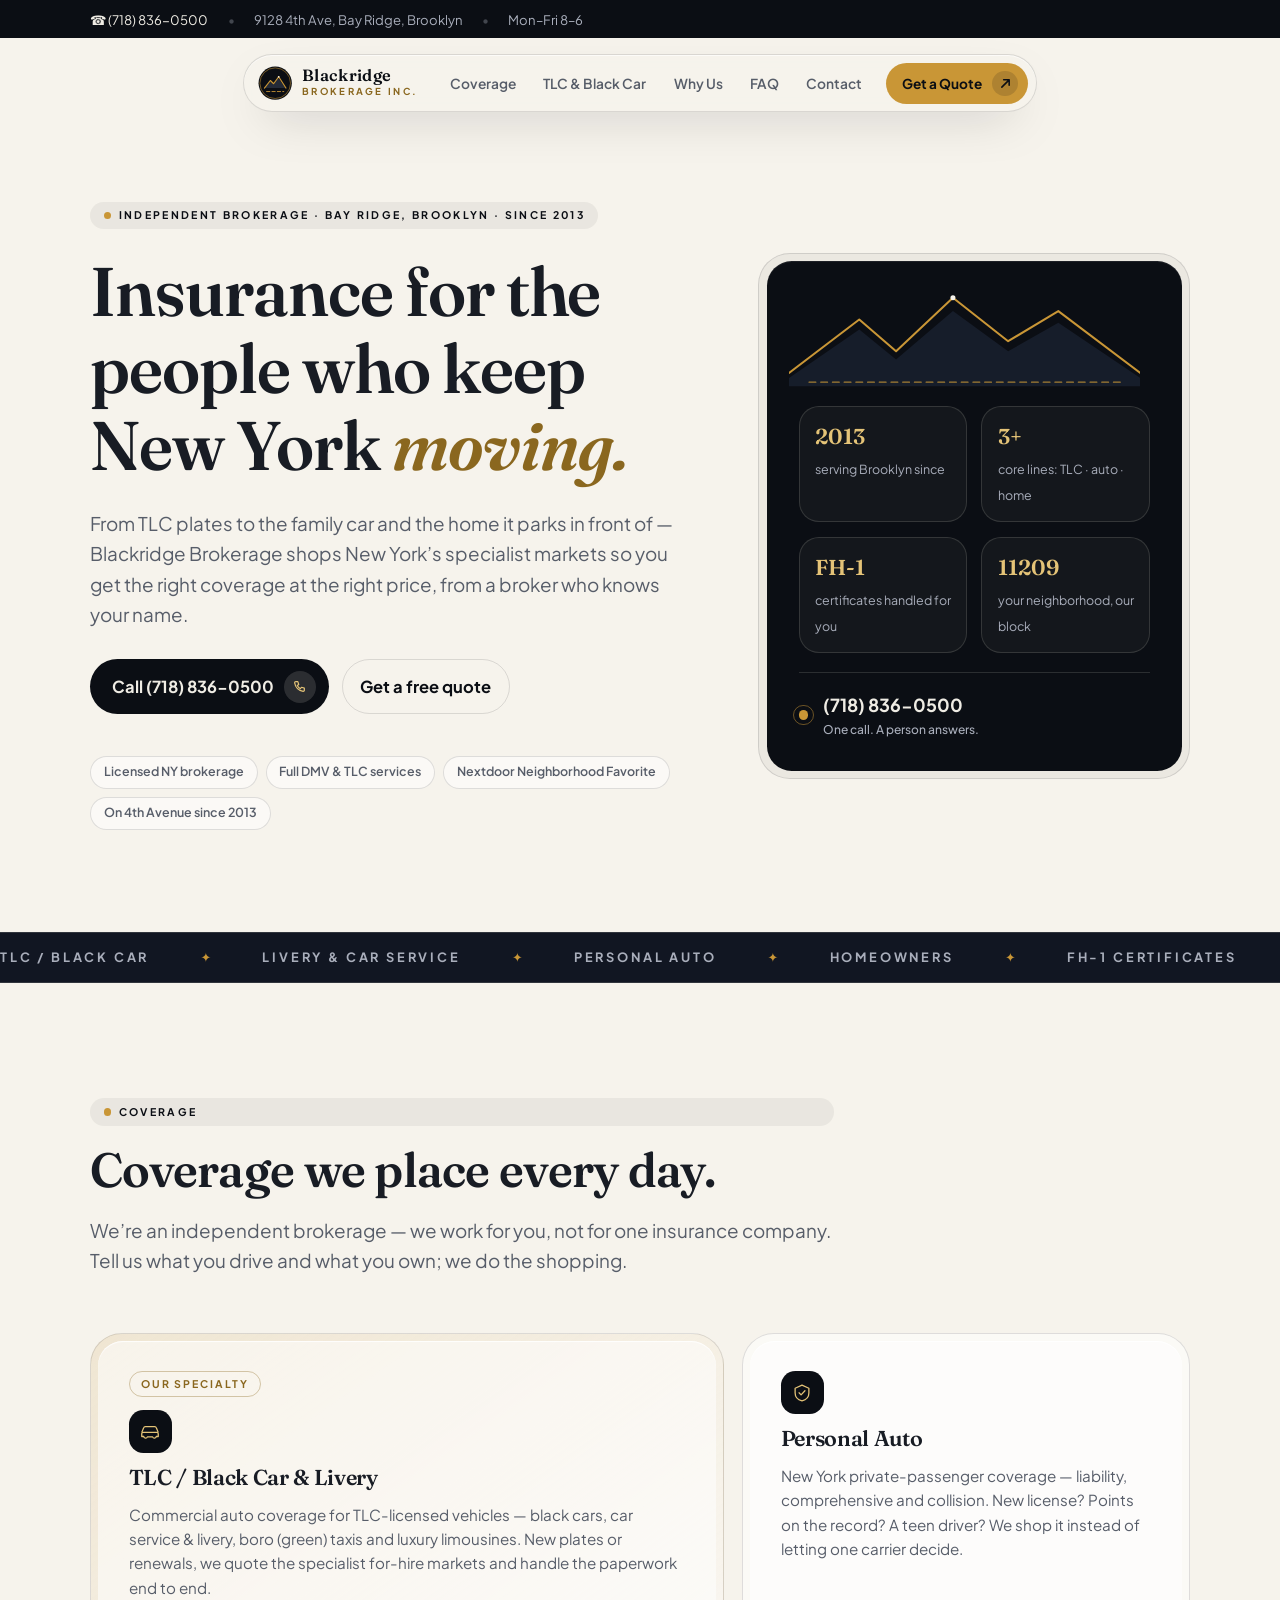
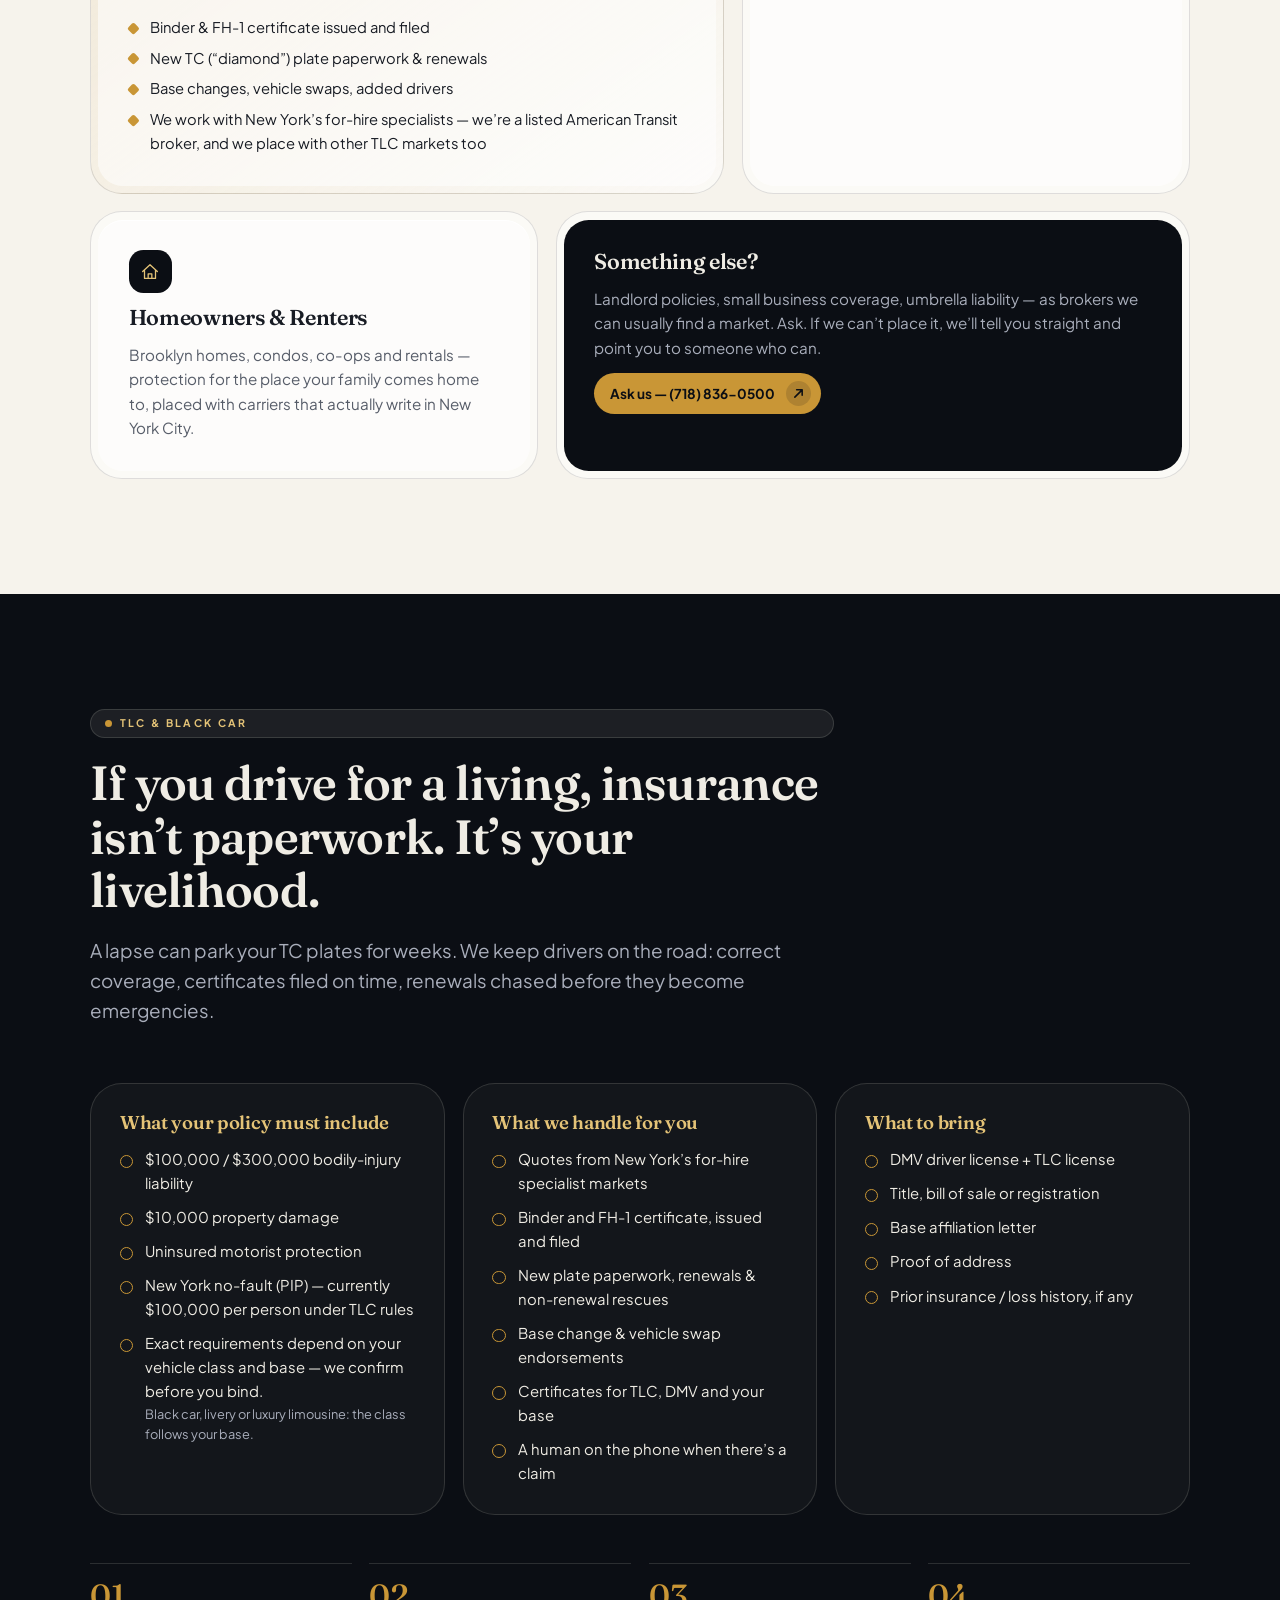
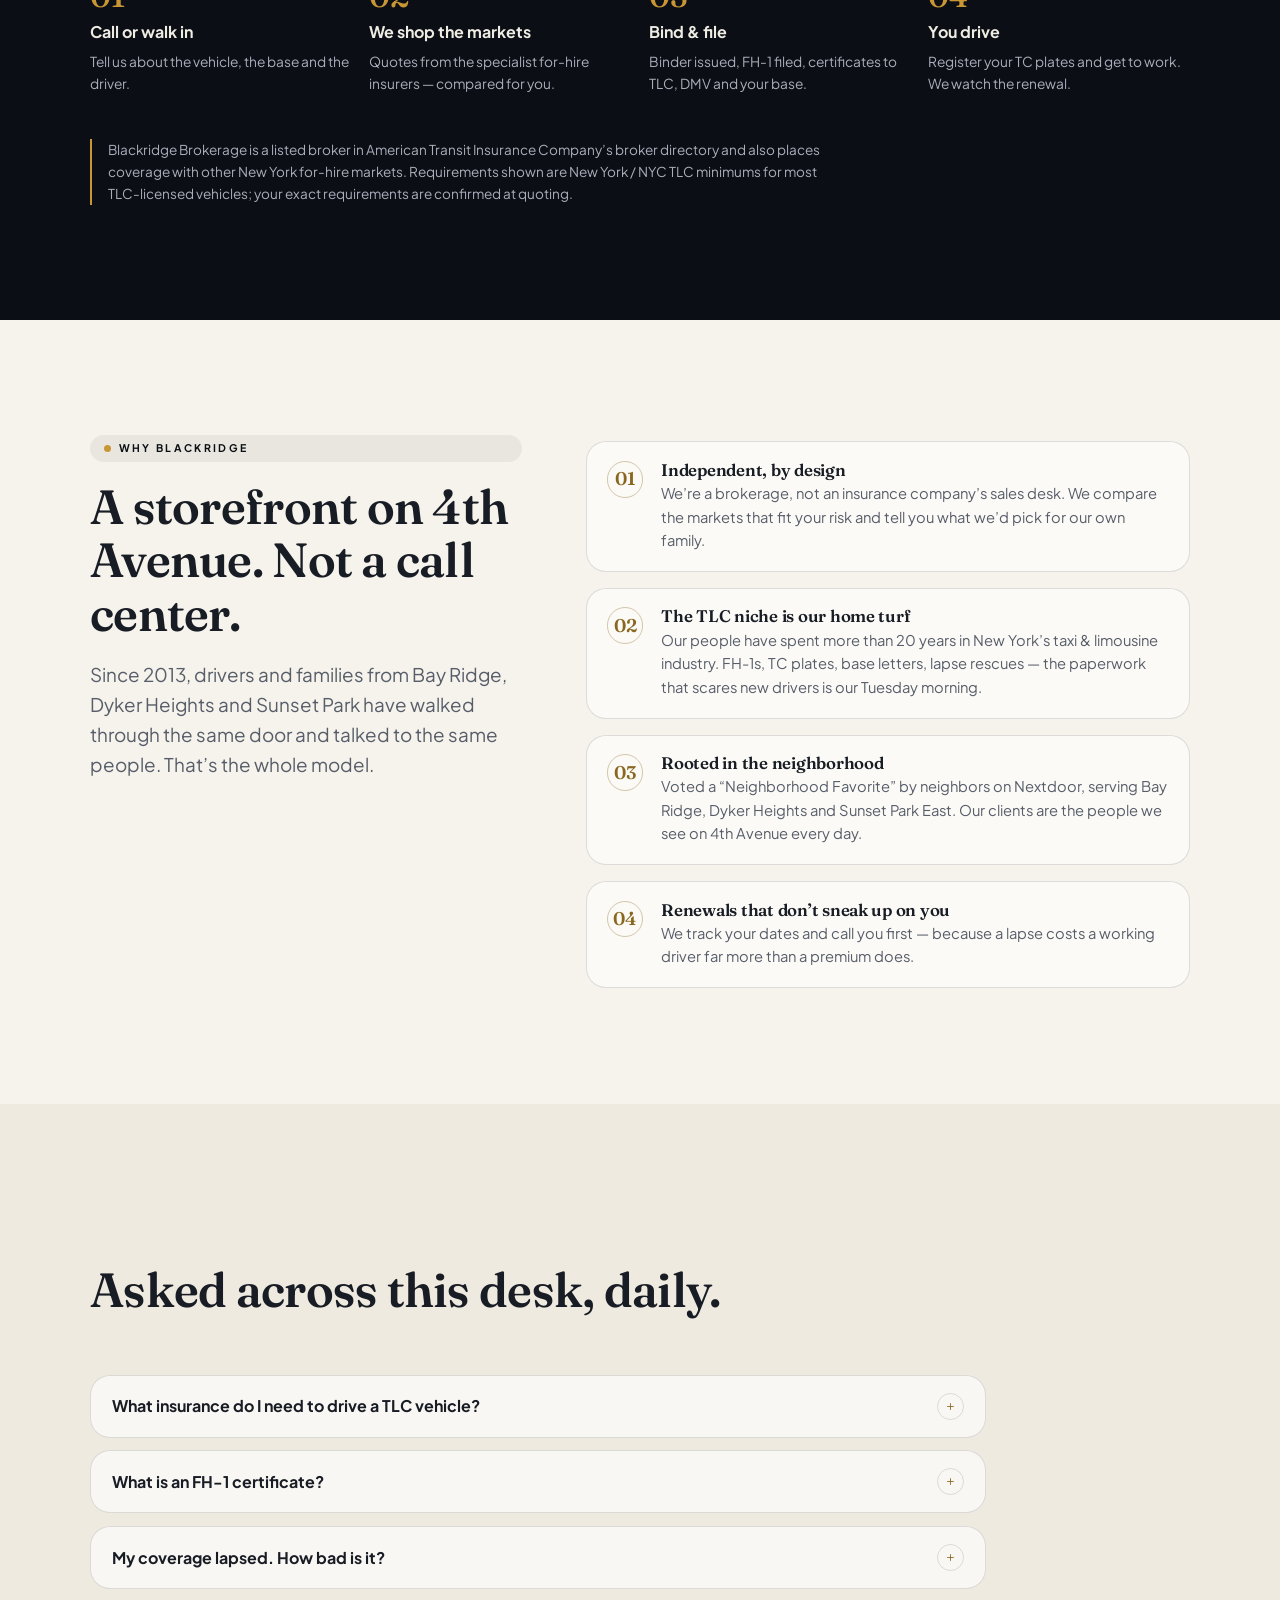
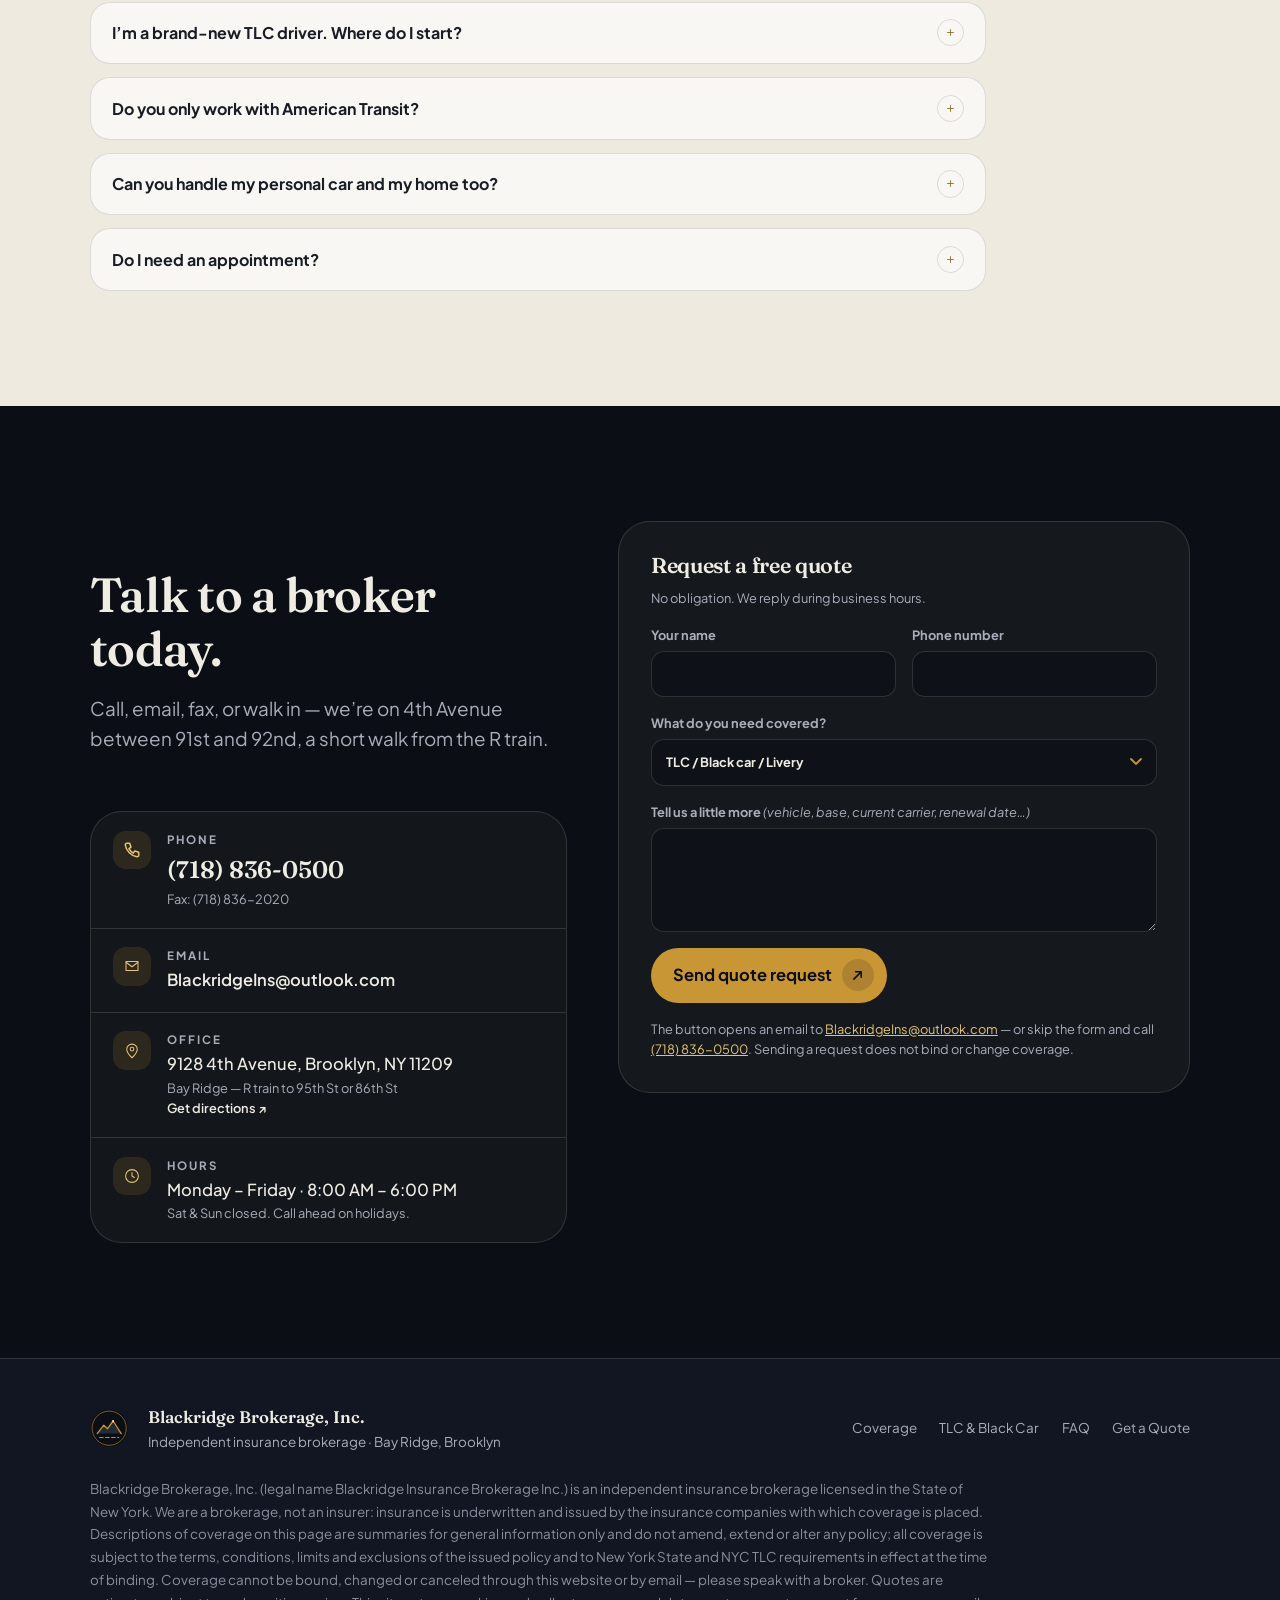
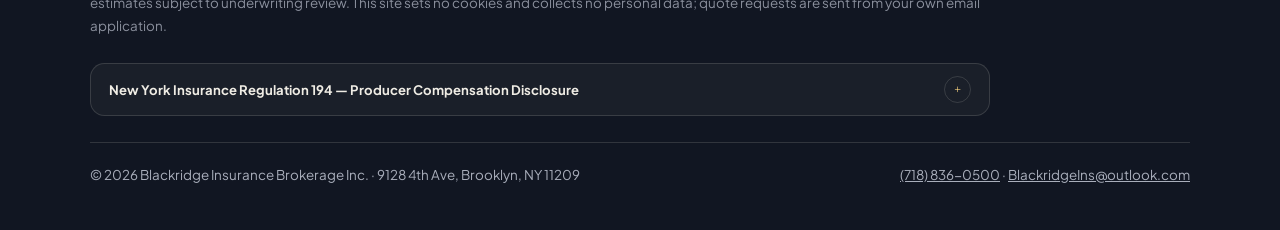
<file: index.html>
<!doctype html>
<html lang="en">
<head>
<meta charset="utf-8">
<meta name="viewport" content="width=device-width, initial-scale=1, viewport-fit=cover">
<title>Blackridge Brokerage — TLC, Black Car, Auto &amp; Home Insurance | Bay Ridge, Brooklyn NY</title>
<meta name="description" content="Blackridge Brokerage Inc. is an independent insurance brokerage at 9128 4th Ave, Bay Ridge, Brooklyn — TLC &amp; black car insurance, FH-1 certificates, personal auto and homeowners. Call (718) 836-0500.">
<!-- TODO before go-live: set the real domain, then uncomment canonical + og:url and make og:image absolute -->
<!-- <link rel="canonical" href="https://EXAMPLE-DOMAIN.com/"> -->
<meta property="og:type" content="website">
<meta property="og:title" content="Blackridge Brokerage — Insurance for the people who keep New York moving">
<meta property="og:description" content="TLC &amp; black car insurance, personal auto and homeowners. Independent brokerage on 4th Avenue in Bay Ridge, Brooklyn since 2013. (718) 836-0500.">
<meta property="og:image" content="assets/og-image.png">
<meta name="theme-color" content="#0B0E14">
<link rel="icon" type="image/svg+xml" href="assets/favicon.svg">
<script type="application/ld+json">
{
  "@context": "https://schema.org",
  "@type": "InsuranceAgency",
  "name": "Blackridge Brokerage, Inc.",
  "legalName": "Blackridge Insurance Brokerage Inc.",
  "description": "Independent insurance brokerage in Bay Ridge, Brooklyn specializing in TLC / black car and livery insurance, personal auto, and homeowners coverage.",
  "foundingDate": "2013-12-26",
  "telephone": "+1-718-836-0500",
  "faxNumber": "+1-718-836-2020",
  "email": "BlackridgeIns@outlook.com",
  "image": "assets/og-image.png",
  "logo": "assets/blackridge-mark.svg",
  "priceRange": "$$",
  "address": {
    "@type": "PostalAddress",
    "streetAddress": "9128 4th Avenue",
    "addressLocality": "Brooklyn",
    "addressRegion": "NY",
    "postalCode": "11209",
    "addressCountry": "US"
  },
  "geo": { "@type": "GeoCoordinates", "latitude": 40.6188, "longitude": -74.0312 },
  "openingHoursSpecification": [{
    "@type": "OpeningHoursSpecification",
    "dayOfWeek": ["Monday","Tuesday","Wednesday","Thursday","Friday"],
    "opens": "08:00", "closes": "18:00"
  }],
  "areaServed": ["Bay Ridge", "Dyker Heights", "Sunset Park", "Brooklyn", "New York City"],
  "sameAs": [
    "https://blackridgeinsdotcom.wordpress.com/",
    "https://nextdoor.com/pages/black-ridge-brokerage-brooklyn-ny/",
    "https://www.yellowpages.com/brooklyn-ny/mip/black-ridge-brokerage-inc-459145797"
  ]
}
</script>
<link rel="preconnect" href="https://fonts.googleapis.com">
<link rel="preconnect" href="https://fonts.gstatic.com" crossorigin>
<link href="https://fonts.googleapis.com/css2?family=Fraunces:opsz,wght@9..144,400;9..144,500;9..144,600;9..144,700&family=Plus+Jakarta+Sans:wght@400;500;600;700;800&display=swap" rel="stylesheet">

<!-- ============================================================
  BLACKRIDGE BROKERAGE, INC.  (legal: Blackridge Insurance Brokerage Inc.)
  9128 4th Avenue, Brooklyn, NY 11209 - (718) 836-0500 - fax (718) 836-2020
  BlackridgeIns@outlook.com - NY DOS ID 4505581, filed 2013-12-26

  Single-file static site for GitHub Pages, English only.

  BEFORE GOING LIVE - search "TODO" in this file:
    - real domain (canonical + og:url + absolute og:image)
    - confirm BlackridgeIns@outlook.com is monitored (quote form mails there)

  Accuracy guardrails baked into the copy (see PLAN.md):
    - PIP stated as "currently $100,000" (TLC rule effective 2026-03-01)
    - American Transit referenced only as "listed broker / one of the
      specialist markets we work with" - no carrier-financial claims
============================================================ -->

<style>
  :root{
    --ink:#0B0E14; --ink-2:#111622; --ink-3:#1A2130;
    --paper:#F6F3EC; --paper-2:#EFEAE0;
    --gold:#C99636; --gold-deep:#8A671F; --gold-soft:#E4C377;
    --text:#181C24; --muted:#575D69;
    --text-inv:#EFECE4; --muted-inv:#A9AEBB;
    --line:rgba(12,15,20,.12); --line-inv:rgba(239,236,228,.14);
    --font-display:"Fraunces",Georgia,serif;
    --font-body:"Plus Jakarta Sans",system-ui,-apple-system,"Segoe UI",sans-serif;
    --ease:cubic-bezier(.32,.72,0,1);
    --r-lg:2rem; --r-md:1.25rem;
  }
  *{box-sizing:border-box;margin:0;padding:0}
  html{scroll-behavior:smooth}
  @media (prefers-reduced-motion:reduce){ html{scroll-behavior:auto} }
  body{
    font-family:var(--font-body); color:var(--text); background:var(--paper);
    line-height:1.6; font-size:16.5px;
    -webkit-font-smoothing:antialiased; text-rendering:optimizeLegibility;
  }

  ::selection{background:var(--gold);color:var(--ink)}
  a{color:inherit}
  img,svg{max-width:100%;display:block}
  .wrap{max-width:1180px;margin-inline:auto;padding-inline:clamp(1.1rem,4vw,2.5rem)}

  .skip{position:absolute;inset-inline-start:1rem;top:-3rem;z-index:99;background:var(--ink);color:var(--text-inv);
    padding:.6rem 1rem;border-radius:.6rem;transition:top .3s var(--ease)}
  .skip:focus{top:1rem}

  :focus-visible{outline:2.5px solid var(--gold);outline-offset:3px;border-radius:4px}

  /* ---------- top strip ---------- */
  .strip{background:var(--ink);color:var(--muted-inv);font-size:.82rem}
  .strip .wrap{display:flex;align-items:center;gap:1.2rem;min-height:2.4rem;flex-wrap:wrap;padding-block:.35rem}
  .strip a{color:var(--text-inv);text-decoration:none}
  .strip a:hover{color:var(--gold-soft)}
  .strip .dot{opacity:.35}
  .strip .grow{flex:1}

  /* ---------- floating nav ---------- */
  .navbar{position:sticky;top:0;z-index:40;pointer-events:none}
  .navbar .wrap{display:flex;justify-content:center}
  .nav-pill{
    pointer-events:auto;margin-top:1rem;display:flex;align-items:center;gap:.4rem;
    background:rgba(246,243,236,.82);backdrop-filter:blur(18px);-webkit-backdrop-filter:blur(18px);
    border:1px solid var(--line);border-radius:99px;padding:.45rem .55rem;
    box-shadow:0 18px 50px -22px rgba(12,15,20,.35), inset 0 1px 0 rgba(255,255,255,.6);
    max-width:100%;
  }
  .brand{display:flex;align-items:center;gap:.6rem;text-decoration:none;padding-inline:.35rem .8rem}
  .brand svg{width:2.15rem;height:2.15rem;flex:none}
  .brand b{font-family:var(--font-display);font-weight:600;font-size:1.02rem;letter-spacing:.02em;color:var(--ink);line-height:1.05;display:block}
  .brand small{display:block;font-size:.6rem;letter-spacing:.24em;text-transform:uppercase;color:var(--gold-deep);font-weight:700}
  .nav-links{display:flex;align-items:center;gap:.1rem;list-style:none}
  .nav-links a{
    text-decoration:none;font-size:.86rem;font-weight:600;color:var(--muted);
    padding:.5rem .8rem;border-radius:99px;transition:all .5s var(--ease);
  }
  .nav-links a:hover{color:var(--ink);background:rgba(12,15,20,.06)}
  .nav-cta{margin-inline-start:.3rem}

  /* pill CTA with nested icon */
  .btn{
    display:inline-flex;align-items:center;gap:.65rem;text-decoration:none;cursor:pointer;
    border:0;font:inherit;font-weight:700;border-radius:99px;
    transition:transform .5s var(--ease), box-shadow .5s var(--ease), background .5s var(--ease), color .5s var(--ease);
  }
  .btn:active{transform:scale(.975)}
  .btn .ico{
    width:2rem;height:2rem;border-radius:99px;display:inline-flex;align-items:center;justify-content:center;flex:none;
    transition:transform .5s var(--ease);
  }
  .btn:hover .ico{transform:translateX(.18rem) translateY(-1px) scale(1.06)}
  .btn-ink{background:var(--ink);color:var(--text-inv);padding:.72rem .8rem .72rem 1.35rem}
  .btn-ink .ico{background:rgba(239,236,228,.14);color:var(--gold-soft)}
  .btn-ink:hover{box-shadow:0 16px 34px -14px rgba(12,15,20,.55)}
  .btn-gold{background:var(--gold);color:var(--ink);padding:.72rem .8rem .72rem 1.35rem}
  .btn-gold .ico{background:rgba(12,15,20,.14);color:var(--ink)}
  .btn-gold:hover{box-shadow:0 16px 40px -14px rgba(201,150,54,.55)}
  .btn-ghost{background:none;color:var(--ink);padding:.72rem 1.1rem;border:1px solid var(--line)}
  .btn-ghost:hover{background:rgba(12,15,20,.05)}
  .btn-sm{font-size:.85rem;padding:.5rem .6rem .5rem 1rem}
  .btn-sm .ico{width:1.6rem;height:1.6rem}

  /* hamburger */
  .burger{
    pointer-events:auto;display:none;width:2.6rem;height:2.6rem;border-radius:99px;border:1px solid var(--line);
    background:rgba(246,243,236,.85);cursor:pointer;position:relative;flex:none;
  }
  .burger span{
    position:absolute;inset-inline:0;margin-inline:auto;width:1.1rem;height:2px;background:var(--ink);border-radius:2px;
    transition:transform .5s var(--ease), top .5s var(--ease), opacity .3s;
  }
  .burger span:nth-child(1){top:calc(50% - 4px)}
  .burger span:nth-child(2){top:calc(50% + 3px)}
  .menu-open .burger span:nth-child(1){top:50%;transform:rotate(45deg)}
  .menu-open .burger span:nth-child(2){top:50%;transform:rotate(-45deg)}

  /* mobile overlay menu */
  .overlay{
    position:fixed;inset:0;z-index:35;background:rgba(11,14,20,.9);
    backdrop-filter:blur(26px);-webkit-backdrop-filter:blur(26px);
    display:flex;flex-direction:column;justify-content:center;padding:2rem clamp(1.5rem,8vw,4rem);
    opacity:0;visibility:hidden;transition:opacity .55s var(--ease), visibility .55s;
  }
  .menu-open .overlay{opacity:1;visibility:visible}
  .overlay a{
    color:var(--text-inv);text-decoration:none;font-family:var(--font-display);font-weight:500;
    font-size:clamp(1.7rem,6.5vw,2.6rem);padding-block:.55rem;border-bottom:1px solid var(--line-inv);
    transform:translateY(2.2rem);opacity:0;transition:transform .7s var(--ease), opacity .7s var(--ease), color .3s;
  }
  .overlay a:hover{color:var(--gold-soft)}
  .menu-open .overlay a{transform:none;opacity:1}
  .overlay a:nth-child(2){transition-delay:.06s}.overlay a:nth-child(3){transition-delay:.12s}
  .overlay a:nth-child(4){transition-delay:.18s}.overlay a:nth-child(5){transition-delay:.24s}
  .overlay a:nth-child(6){transition-delay:.3s}
  .overlay .o-call{margin-top:1.6rem;border:0;transform:translateY(2.2rem);opacity:0;transition-delay:.36s}
  .menu-open .overlay .o-call{transform:none;opacity:1}

  /* ---------- shared section furniture ---------- */
  section{padding-block:clamp(4.5rem,9vw,7.5rem)}
  .eyebrow{
    display:inline-flex;align-items:center;gap:.5rem;border-radius:99px;padding:.32rem .85rem;
    font-size:.66rem;font-weight:700;letter-spacing:.22em;text-transform:uppercase;
  }
  .eyebrow::before{content:"";width:.45rem;height:.45rem;border-radius:99px;background:var(--gold)}
  .eyebrow.on-paper{background:rgba(12,15,20,.055);color:var(--ink)}
  .eyebrow.on-ink{background:rgba(239,236,228,.08);color:var(--gold-soft);border:1px solid var(--line-inv)}
  h1,h2,h3{font-family:var(--font-display);font-weight:600;line-height:1.12;letter-spacing:-.015em}
  h1{font-size:clamp(2.5rem,6vw,4.3rem)}
  h2{font-size:clamp(1.9rem,4.2vw,3rem)}
  .lede{color:var(--muted);font-size:clamp(1.02rem,1.6vw,1.18rem);max-width:56ch}
  .ink .lede{color:var(--muted-inv)}
  .sec-head{display:grid;gap:1.1rem;max-width:62ch;margin-bottom:clamp(2.2rem,5vw,3.6rem)}

  /* reveal on scroll — gated on html.js so content is fully visible without JavaScript */
  html.js .reveal{opacity:0;transform:translateY(2.4rem);transition:opacity .9s var(--ease),transform .9s var(--ease)}
  html.js .reveal.in{opacity:1;transform:none}
  html.js .reveal[data-d="1"]{transition-delay:.08s}html.js .reveal[data-d="2"]{transition-delay:.16s}
  html.js .reveal[data-d="3"]{transition-delay:.24s}html.js .reveal[data-d="4"]{transition-delay:.32s}
  @media (prefers-reduced-motion:reduce){
    html.js .reveal{opacity:1;transform:none;transition:none}
    .overlay a{transition:none}
    *{animation-duration:.01ms !important;animation-iteration-count:1 !important}
  }

  /* ---------- hero ---------- */
  .hero{position:relative;overflow:hidden;padding-block:clamp(3.5rem,7vw,6rem) clamp(4rem,8vw,6.5rem)}
  .hero .wrap{display:grid;grid-template-columns:minmax(0,7fr) minmax(0,5fr);gap:clamp(2rem,5vw,4.5rem);align-items:center}
  .hero-copy{display:grid;gap:1.5rem;justify-items:start}
  .hero h1 em{font-style:italic;color:var(--gold-deep)}
  .hero-ctas{display:flex;gap:.8rem;flex-wrap:wrap;margin-top:.4rem}
  .chips{display:flex;flex-wrap:wrap;gap:.5rem;margin-top:1.1rem;padding:0;list-style:none}
  .chips li{
    font-size:.78rem;font-weight:600;color:var(--muted);
    border:1px solid var(--line);border-radius:99px;padding:.34rem .8rem;background:rgba(255,255,255,.5);
  }
  .chips li b{color:var(--ink)}

  /* hero card stack (double-bezel) */
  .shell{
    background:rgba(12,15,20,.045);border:1px solid var(--line);border-radius:var(--r-lg);padding:.45rem;
  }
  .shell>.core{
    background:var(--ink);color:var(--text-inv);border-radius:calc(var(--r-lg) - .45rem);
    box-shadow:inset 0 1px 1px rgba(255,255,255,.09);overflow:hidden;position:relative;
  }
  .hero-card .core{padding:clamp(1.4rem,3vw,2rem);display:grid;gap:1.2rem}
  .hero-card .ridge-art{margin:-.4rem -.6rem 0}
  .hero-facts{display:grid;grid-template-columns:1fr 1fr;gap:.9rem}
  .fact{border:1px solid var(--line-inv);border-radius:var(--r-md);padding:.85rem .95rem;background:rgba(239,236,228,.04)}
  .fact b{display:block;font-family:var(--font-display);font-size:1.35rem;font-weight:600;color:var(--gold-soft)}
  .fact span{font-size:.78rem;color:var(--muted-inv)}
  .hero-card .card-call{display:flex;align-items:center;gap:.9rem;border-top:1px solid var(--line-inv);padding-top:1.1rem}
  .hero-card .card-call a{color:var(--text-inv);text-decoration:none;font-weight:700;font-size:1.12rem}
  .hero-card .card-call a:hover{color:var(--gold-soft)}
  .hero-card .card-call small{display:block;color:var(--muted-inv);font-size:.75rem;font-weight:500}
  .pulse-dot{width:.6rem;height:.6rem;border-radius:99px;background:var(--gold);flex:none;position:relative}
  .pulse-dot::after{content:"";position:absolute;inset:-.34rem;border-radius:99px;border:1px solid var(--gold);opacity:.5;animation:pulse 2.6s var(--ease) infinite}
  @keyframes pulse{0%{transform:scale(.6);opacity:.7}70%{transform:scale(1.25);opacity:0}100%{opacity:0}}

  /* marquee */
  .band{background:var(--ink-2);color:var(--muted-inv);border-block:1px solid var(--line-inv);overflow:hidden;padding-block:.9rem}
  .band-track{display:flex;gap:3.2rem;width:max-content;animation:slide 36s linear infinite}
  .band:hover .band-track{animation-play-state:paused}
  .band-track span{font-size:.8rem;font-weight:700;letter-spacing:.22em;text-transform:uppercase;white-space:nowrap;display:flex;align-items:center;gap:3.2rem}
  .band-track span::after{content:"✦";color:var(--gold);letter-spacing:0}
  @keyframes slide{to{transform:translateX(-50%)}}
  @keyframes slide-r{to{transform:translateX(50%)}}
  @media (prefers-reduced-motion:reduce){
    .band-track{animation:none;flex-wrap:wrap;width:auto;justify-content:center}
    .band-track .dup{display:none !important}
  }

  /* ---------- coverage bento ---------- */
  .bento{display:grid;grid-template-columns:repeat(12,1fr);gap:1.1rem}
  .card{
    border:1px solid var(--line);border-radius:var(--r-lg);background:rgba(255,255,255,.55);
    padding:.45rem;display:flex;
  }
  .card>.core{
    border-radius:calc(var(--r-lg) - .45rem);padding:clamp(1.3rem,2.6vw,1.9rem);flex:1;
    display:grid;gap:.8rem;align-content:start;background:rgba(255,255,255,.55);
    box-shadow:inset 0 1px 1px rgba(255,255,255,.9);
    transition:transform .6s var(--ease);
  }
  .card:hover>.core{transform:translateY(-4px)}
  .card h3{font-size:1.35rem}
  .card p{color:var(--muted);font-size:.95rem}
  .card ul{list-style:none;display:grid;gap:.45rem;margin-top:.2rem}
  .card ul li{position:relative;padding-inline-start:1.35rem;font-size:.92rem;color:var(--text)}
  .card ul li::before{content:"";position:absolute;inset-inline-start:0;top:.52em;width:.55rem;height:.55rem;border-radius:2px;background:var(--gold);transform:rotate(45deg)}
  .card .glyph{width:2.7rem;height:2.7rem;border-radius:.9rem;display:grid;place-items:center;background:var(--ink);color:var(--gold-soft)}
  .card-flag{grid-column:span 7}
  .card-flag{background:linear-gradient(145deg,rgba(201,150,54,.14),rgba(255,255,255,.55))}
  .card-a{grid-column:span 5}
  .card-b{grid-column:span 5}
  .card-c{grid-column:span 7}
  .card-c .core{background:var(--ink);color:var(--text-inv);box-shadow:none}
  .card-c p{color:var(--muted-inv)}
  .card-c h3{color:var(--text-inv)}
  .tagpill{font-size:.66rem;font-weight:700;letter-spacing:.18em;text-transform:uppercase;color:var(--gold-deep);
    border:1px solid rgba(138,103,31,.35);border-radius:99px;padding:.22rem .7rem;justify-self:start}

  /* ---------- TLC deep dive (ink) ---------- */
  .ink{background:var(--ink);color:var(--text-inv)}
  .ink h2{color:var(--text-inv)}
  .tlc-grid{display:grid;grid-template-columns:repeat(3,1fr);gap:1.1rem;margin-top:.6rem}
  .tlc-col{
    border:1px solid var(--line-inv);border-radius:var(--r-lg);padding:clamp(1.3rem,2.5vw,1.8rem);
    background:rgba(239,236,228,.035);display:grid;gap:.9rem;align-content:start;
  }
  .tlc-col h3{font-size:1.16rem;color:var(--gold-soft)}
  .tlc-col ol,.tlc-col ul{list-style:none;display:grid;gap:.65rem}
  .tlc-col li{position:relative;padding-inline-start:1.6rem;font-size:.93rem;color:var(--text-inv)}
  .tlc-col li small{display:block;color:var(--muted-inv);font-size:.8rem}
  .tlc-col li::before{content:"";position:absolute;inset-inline-start:0;top:.45em;width:.7rem;height:.7rem;
    border:1.6px solid var(--gold);border-radius:99px}
  .steps{display:grid;grid-template-columns:repeat(4,1fr);gap:1.1rem;margin-top:clamp(2rem,4vw,3rem)}
  .step{border-top:1.5px solid var(--line-inv);padding-top:1rem;display:grid;gap:.4rem;align-content:start}
  .step b.num{font-family:var(--font-display);font-size:2rem;color:var(--gold);font-weight:500;line-height:1}
  .step h4{font-size:1rem;color:var(--text-inv)}
  .step p{font-size:.86rem;color:var(--muted-inv)}
  .finenote{margin-top:clamp(2rem,4vw,2.8rem);font-size:.85rem;color:var(--muted-inv);max-width:75ch;border-inline-start:2px solid var(--gold);padding-inline-start:1rem}

  /* ---------- why ---------- */
  .why .wrap{display:grid;grid-template-columns:minmax(0,5fr) minmax(0,7fr);gap:clamp(2rem,5vw,4rem);align-items:start}
  .why-list{display:grid;gap:1rem;margin-top:.4rem}
  .why-item{display:flex;gap:1.1rem;border:1px solid var(--line);border-radius:var(--r-md);padding:1.15rem 1.25rem;background:rgba(255,255,255,.55)}
  .why-item .n{font-family:var(--font-display);color:var(--gold-deep);font-size:1.15rem;font-weight:600;flex:none;width:2.3rem;height:2.3rem;
    border:1px solid rgba(138,103,31,.35);border-radius:99px;display:grid;place-items:center}
  .why-item h3{font-size:1.05rem;margin-bottom:.15rem}
  .why-item p{color:var(--muted);font-size:.92rem}

  /* ---------- FAQ ---------- */
  .faq{background:var(--paper-2)}
  .faq-list{display:grid;gap:.8rem;max-width:56rem}
  details{
    border:1px solid var(--line);border-radius:var(--r-md);background:rgba(255,255,255,.6);
    transition:background .4s var(--ease);
  }
  details[open]{background:#fff}
  summary{
    cursor:pointer;list-style:none;display:flex;align-items:center;gap:1rem;justify-content:space-between;
    padding:1.05rem 1.3rem;font-weight:700;font-size:1rem;
  }
  summary::-webkit-details-marker{display:none}
  summary .pm{flex:none;width:1.7rem;height:1.7rem;border-radius:99px;border:1px solid var(--line);display:grid;place-items:center;
    font-weight:500;color:var(--gold-deep);transition:transform .5s var(--ease);font-family:var(--font-display)}
  details[open] summary .pm{transform:rotate(45deg)}
  details .a{padding:0 1.3rem 1.2rem;color:var(--muted);font-size:.95rem;max-width:65ch}

  /* ---------- contact ---------- */
  .contact .wrap{display:grid;grid-template-columns:minmax(0,5fr) minmax(0,6fr);gap:clamp(2rem,4vw,3.5rem);align-items:start}
  .c-card{display:grid;gap:0;border:1px solid var(--line-inv);border-radius:var(--r-lg);overflow:hidden;background:rgba(239,236,228,.035)}
  .c-row{display:flex;gap:1rem;align-items:flex-start;padding:1.15rem 1.35rem;border-bottom:1px solid var(--line-inv)}
  .c-row:last-child{border-bottom:0}
  .c-row .ic{flex:none;width:2.4rem;height:2.4rem;border-radius:.8rem;background:rgba(201,150,54,.14);color:var(--gold-soft);display:grid;place-items:center}
  .c-row b{display:block;font-size:.72rem;letter-spacing:.18em;text-transform:uppercase;color:var(--muted-inv);font-weight:700;margin-bottom:.1rem}
  .c-row a{color:var(--text-inv);text-decoration:none;font-weight:600}
  .c-row a:hover{color:var(--gold-soft)}
  .c-row .big{font-size:1.5rem;font-family:var(--font-display);font-weight:600}
  .c-row p{color:var(--text-inv);font-weight:500}
  .c-row small{color:var(--muted-inv);display:block;font-size:.8rem}

  form{display:grid;gap:1rem;border:1px solid var(--line-inv);border-radius:var(--r-lg);padding:clamp(1.4rem,3vw,2rem);background:rgba(239,236,228,.045)}
  .f-2{display:grid;grid-template-columns:1fr 1fr;gap:1rem}
  label{display:grid;gap:.35rem;font-size:.8rem;font-weight:700;color:var(--muted-inv)}
  input,select,textarea{
    font:inherit;color:var(--text-inv);background:rgba(11,14,20,.6);border:1px solid var(--line-inv);
    border-radius:.8rem;padding:.75rem .9rem;width:100%;transition:border-color .4s var(--ease);
  }
  input::placeholder,textarea::placeholder{color:rgba(169,174,187,.55)}
  input:focus,select:focus,textarea:focus{outline:none;border-color:var(--gold)}
  select{appearance:none;background-image:url("data:image/svg+xml,%3Csvg xmlns='http://www.w3.org/2000/svg' width='12' height='8'%3E%3Cpath d='M1 1l5 5 5-5' fill='none' stroke='%23C99636' stroke-width='1.8' stroke-linecap='round'/%3E%3C/svg%3E");
    background-repeat:no-repeat;background-position:right .9rem center}
  textarea{min-height:6.5rem;resize:vertical}
  .form-note{font-size:.8rem;color:var(--muted-inv)}
  .form-note a{color:var(--gold-soft)}

  /* ---------- footer ---------- */
  footer{background:var(--ink-2);color:var(--muted-inv);border-top:1px solid var(--line-inv);padding-block:2.8rem;font-size:.84rem}
  footer .wrap{display:grid;gap:1.6rem}
  .f-top{display:flex;gap:1.2rem;align-items:center;flex-wrap:wrap}
  .f-top svg{width:2.4rem;height:2.4rem}
  .f-top .fb b{display:block;font-family:var(--font-display);color:var(--text-inv);font-size:1.05rem;font-weight:600}
  .f-links{display:flex;gap:1.4rem;flex-wrap:wrap;margin-inline-start:auto}
  .f-links a{color:var(--muted-inv);text-decoration:none}
  .f-links a:hover{color:var(--gold-soft)}
  .f-legal{max-width:90ch;line-height:1.7;color:rgba(169,174,187,.8)}
  .f-disc{border:1px solid var(--line-inv);background:rgba(239,236,228,.04);border-radius:.9rem;max-width:90ch}
  .f-disc[open]{background:rgba(239,236,228,.06)}
  .f-disc summary{font-size:.82rem;color:var(--text-inv);padding:.75rem 1.1rem}
  .f-disc summary .pm{border-color:var(--line-inv);color:var(--gold-soft)}
  .f-disc .a{color:rgba(169,174,187,.85);font-size:.8rem;max-width:none;padding:0 1.1rem 1rem;line-height:1.7}
  .f-base{display:flex;gap:1rem;flex-wrap:wrap;justify-content:space-between;border-top:1px solid var(--line-inv);padding-top:1.3rem}

  /* ---------- responsive ---------- */
  @media (max-width:960px){
    .hero .wrap,.why .wrap,.contact .wrap{grid-template-columns:1fr}
    .tlc-grid{grid-template-columns:1fr}
    .steps{grid-template-columns:1fr 1fr}
    .card-flag,.card-a,.card-b,.card-c{grid-column:span 12}
    .nav-links{display:none}
    .burger{display:block}
    .nav-pill{width:100%;justify-content:space-between}
  }
  @media (max-width:560px){
    body{font-size:15.5px}
    .steps{grid-template-columns:1fr}
    .f-2{grid-template-columns:1fr}
    .hero-facts{grid-template-columns:1fr 1fr}
    .strip .wrap{gap:.6rem;font-size:.76rem}
    .strip .hide-s{display:none}
  }
</style>
</head>
<body>
<script>document.documentElement.classList.add('js');</script>

<a class="skip" href="#main"><span>Skip to content</span></a>

<!-- ======================= top strip ======================= -->
<div class="strip">
  <div class="wrap">
    <a href="tel:+17188360500" aria-label="Call Blackridge Brokerage">☎ (718) 836-0500</a>
    <span class="dot hide-s">•</span>
    <span class="hide-s">
      <span>9128 4th Ave, Bay Ridge, Brooklyn</span>
      </span>
    <span class="dot hide-s">•</span>
    <span class="hide-s">
      <span>Mon–Fri 8–6</span>
      </span>
    <span class="grow"></span>
  </div>
</div>

<!-- ======================= nav ======================= -->
<header class="navbar">
  <div class="wrap">
    <nav class="nav-pill" aria-label="Main">
      <a class="brand" href="#top">
        <svg viewBox="0 0 64 64" aria-hidden="true"><circle cx="32" cy="32" r="31" fill="#0B0E14"/><circle cx="32" cy="32" r="28.5" fill="none" stroke="#C99636" stroke-width="1.1" opacity=".9"/><path d="M13 41 L22.5 28.5 L28.5 34.5 L37 22 L44 31 L51 41 Z" fill="#232A38"/><path d="M12 41 L23 27 L29 33 L38.5 20 L52 41" fill="none" stroke="#C99636" stroke-width="2.2" stroke-linejoin="round" stroke-linecap="round"/><circle cx="38.5" cy="20" r="1.6" fill="#F6F3EC"/><line x1="16" y1="47.5" x2="48" y2="47.5" stroke="#C99636" stroke-width="1.6" stroke-linecap="round" stroke-dasharray="6 4"/></svg>
        <span>
          <b>Blackridge</b>
          <small><span>Brokerage&nbsp;Inc.</span></small>
        </span>
      </a>
      <ul class="nav-links">
        <li><a href="#coverage"><span>Coverage</span></a></li>
        <li><a href="#tlc"><span>TLC &amp; Black Car</span></a></li>
        <li><a href="#why"><span>Why Us</span></a></li>
        <li><a href="#faq"><span>FAQ</span></a></li>
        <li><a href="#contact"><span>Contact</span></a></li>
      </ul>
      <a class="btn btn-gold btn-sm nav-cta" href="#quote">
        <span>Get a Quote</span><span class="ico" aria-hidden="true"><svg width="11" height="11" viewBox="0 0 12 12" fill="none"><path d="M2 10L10 2M10 2H4M10 2v6" stroke="currentColor" stroke-width="1.7" stroke-linecap="round" stroke-linejoin="round"/></svg></span>
      </a>
      <button class="burger" id="burger" aria-label="Menu" aria-expanded="false" aria-controls="overlay-menu">
        <span></span><span></span>
      </button>
    </nav>
  </div>
</header>

<!-- mobile overlay -->
<div class="overlay" id="overlay-menu" aria-hidden="true">
  <a href="#coverage"><span>Coverage</span></a>
  <a href="#tlc"><span>TLC &amp; Black Car</span></a>
  <a href="#why"><span>Why Blackridge</span></a>
  <a href="#faq"><span>FAQ</span></a>
  <a href="#quote"><span>Get a Quote</span></a>
  <a class="o-call" href="tel:+17188360500">☎ (718) 836-0500</a>
</div>

<main id="main">

<!-- ======================= hero ======================= -->
<section class="hero" id="top">
  <div class="wrap">
    <div class="hero-copy">
      <span class="eyebrow on-paper reveal">
        <span>Independent brokerage · Bay Ridge, Brooklyn · Since 2013</span>
        </span>
      <h1 class="reveal" data-d="1">
        <span>Insurance for the people who keep New York <em>moving.</em></span>
        </h1>
      <p class="lede reveal" data-d="2">
        <span>From TLC plates to the family car and the home it parks in front of — Blackridge Brokerage shops New York’s specialist markets so you get the right coverage at the right price, from a broker who knows your name.</span>
        </p>
      <div class="hero-ctas reveal" data-d="3">
        <a class="btn btn-ink" href="tel:+17188360500">
          <span>Call (718) 836-0500</span><span class="ico" aria-hidden="true"><svg width="13" height="13" viewBox="0 0 14 14" fill="none"><path d="M3 1.8h2.2l1 3-1.6 1.2a9 9 0 0 0 3.4 3.4L9.2 7.8l3 1V11a1.2 1.2 0 0 1-1.3 1.2A10.7 10.7 0 0 1 1.8 3.1 1.2 1.2 0 0 1 3 1.8Z" stroke="currentColor" stroke-width="1.3" stroke-linejoin="round"/></svg></span>
        </a>
        <a class="btn btn-ghost" href="#quote">
          <span>Get a free quote</span></a>
      </div>
      <ul class="chips reveal" data-d="4">
        <li><span>Licensed NY brokerage</span></li>
        <li><span>Full DMV &amp; TLC services</span></li>
        <li><span>Nextdoor Neighborhood Favorite</span></li>
        <li><span>On 4th Avenue since 2013</span></li>
      </ul>
    </div>

    <div class="shell hero-card reveal" data-d="2">
      <div class="core">
        <svg class="ridge-art" viewBox="0 0 420 120" fill="none" aria-hidden="true" role="presentation">
          <path d="M0 104 L84 40 L128 78 L196 14 L262 66 L322 30 L420 104" stroke="#C99636" stroke-width="2.4" stroke-linejoin="round" stroke-linecap="round"/>
          <path d="M0 110 L84 52 L128 88 L196 30 L262 78 L322 44 L420 110 V120 H0 Z" fill="#1A2130" opacity=".8"/>
          <circle cx="196" cy="14" r="3" fill="#F6F3EC"/>
          <line x1="24" y1="115" x2="396" y2="115" stroke="#C99636" stroke-width="1.6" stroke-dasharray="8 6" stroke-linecap="round" opacity=".8"/>
        </svg>
        <div class="hero-facts">
          <div class="fact"><b>2013</b><span>serving Brooklyn since</span></div>
          <div class="fact"><b>3+</b><span>core lines: TLC · auto · home</span></div>
          <div class="fact"><b>FH-1</b><span>certificates handled for you</span></div>
          <div class="fact"><b>11209</b><span>your neighborhood, our block</span></div>
        </div>
        <div class="card-call">
          <span class="pulse-dot" aria-hidden="true"></span>
          <div>
            <a href="tel:+17188360500">(718) 836-0500</a>
            <small><span>One call. A person answers.</span></small>
          </div>
        </div>
      </div>
    </div>
  </div>
</section>

<!-- ======================= marquee ======================= -->
<div class="band" aria-hidden="true">
  <div class="band-track">
    <span>TLC / Black Car</span><span>Livery &amp; Car Service</span><span>Personal Auto</span><span>Homeowners</span><span>FH-1 Certificates</span><span>New TC Plates</span><span>Renewals</span>
    <span class="dup">TLC / Black Car</span><span class="dup">Livery &amp; Car Service</span><span class="dup">Personal Auto</span><span class="dup">Homeowners</span><span class="dup">FH-1 Certificates</span><span class="dup">New TC Plates</span><span class="dup">Renewals</span>
    </div>
</div>

<!-- ======================= coverage ======================= -->
<section id="coverage">
  <div class="wrap">
    <div class="sec-head">
      <span class="eyebrow on-paper reveal"><span>Coverage</span></span>
      <h2 class="reveal" data-d="1"><span>Coverage we place every day.</span></h2>
      <p class="lede reveal" data-d="2">
        <span>We’re an independent brokerage — we work for you, not for one insurance company. Tell us what you drive and what you own; we do the shopping.</span>
        </p>
    </div>

    <div class="bento">
      <div class="card card-flag reveal">
        <div class="core">
          <span class="tagpill"><span>Our specialty</span></span>
          <div class="glyph" aria-hidden="true"><svg width="22" height="22" viewBox="0 0 24 24" fill="none"><path d="M3 13.5 5 8.6A2 2 0 0 1 6.9 7.3h10.2A2 2 0 0 1 19 8.6l2 4.9M4.5 13.5h15a1.5 1.5 0 0 1 1.5 1.5v3h-2.2a2 2 0 0 1-3.9.4H9.1a2 2 0 0 1-3.9-.4H3v-3a1.5 1.5 0 0 1 1.5-1.5Z" stroke="currentColor" stroke-width="1.4" stroke-linejoin="round"/></svg></div>
          <h3><span>TLC / Black Car &amp; Livery</span></h3>
          <p>
            <span>Commercial auto coverage for TLC-licensed vehicles — black cars, car service &amp; livery, boro (green) taxis and luxury limousines. New plates or renewals, we quote the specialist for-hire markets and handle the paperwork end to end.</span>
            </p>
          <ul>
            <li><span>Binder &amp; FH-1 certificate issued and filed</span></li>
            <li><span>New TC (“diamond”) plate paperwork &amp; renewals</span></li>
            <li><span>Base changes, vehicle swaps, added drivers</span></li>
            <li><span>We work with New York’s for-hire specialists — we’re a listed American Transit broker, and we place with other TLC markets too</span></li>
          </ul>
        </div>
      </div>

      <div class="card card-a reveal" data-d="1">
        <div class="core">
          <div class="glyph" aria-hidden="true"><svg width="22" height="22" viewBox="0 0 24 24" fill="none"><path d="M12 3.5 4.5 6.8v5.1c0 4.6 3.2 7.5 7.5 8.6 4.3-1.1 7.5-4 7.5-8.6V6.8L12 3.5Z" stroke="currentColor" stroke-width="1.4" stroke-linejoin="round"/><path d="m8.8 11.8 2.2 2.2 4.2-4.4" stroke="currentColor" stroke-width="1.4" stroke-linecap="round" stroke-linejoin="round"/></svg></div>
          <h3><span>Personal Auto</span></h3>
          <p>
            <span>New York private-passenger coverage — liability, comprehensive and collision. New license? Points on the record? A teen driver? We shop it instead of letting one carrier decide.</span>
            </p>
        </div>
      </div>

      <div class="card card-b reveal">
        <div class="core">
          <div class="glyph" aria-hidden="true"><svg width="22" height="22" viewBox="0 0 24 24" fill="none"><path d="M4 11.5 12 4l8 7.5M6 10v9h12v-9" stroke="currentColor" stroke-width="1.4" stroke-linecap="round" stroke-linejoin="round"/><path d="M10 19v-5h4v5" stroke="currentColor" stroke-width="1.4" stroke-linejoin="round"/></svg></div>
          <h3><span>Homeowners &amp; Renters</span></h3>
          <p>
            <span>Brooklyn homes, condos, co-ops and rentals — protection for the place your family comes home to, placed with carriers that actually write in New York City.</span>
            </p>
        </div>
      </div>

      <div class="card card-c reveal" data-d="1">
        <div class="core">
          <h3><span>Something else?</span></h3>
          <p>
            <span>Landlord policies, small business coverage, umbrella liability — as brokers we can usually find a market. Ask. If we can’t place it, we’ll tell you straight and point you to someone who can.</span>
            </p>
          <a class="btn btn-gold btn-sm" href="tel:+17188360500" style="justify-self:start">
            <span>Ask us — (718) 836-0500</span><span class="ico" aria-hidden="true"><svg width="11" height="11" viewBox="0 0 12 12" fill="none"><path d="M2 10L10 2M10 2H4M10 2v6" stroke="currentColor" stroke-width="1.7" stroke-linecap="round" stroke-linejoin="round"/></svg></span>
          </a>
        </div>
      </div>
    </div>
  </div>
</section>

<!-- ======================= TLC deep dive ======================= -->
<section class="ink" id="tlc">
  <div class="wrap">
    <div class="sec-head">
      <span class="eyebrow on-ink reveal"><span>TLC &amp; Black Car</span></span>
      <h2 class="reveal" data-d="1">
        <span>If you drive for a living, insurance isn’t paperwork. It’s your livelihood.</span>
        </h2>
      <p class="lede reveal" data-d="2">
        <span>A lapse can park your TC plates for weeks. We keep drivers on the road: correct coverage, certificates filed on time, renewals chased before they become emergencies.</span>
        </p>
    </div>

    <div class="tlc-grid">
      <div class="tlc-col reveal">
        <h3><span>What your policy must include</span></h3>
        <ul>
          <li><span>$100,000 / $300,000 bodily-injury liability</span></li>
          <li><span>$10,000 property damage</span></li>
          <li><span>Uninsured motorist protection</span></li>
          <li><span>New York no-fault (PIP) — currently $100,000 per person under TLC rules</span></li>
          <li>
            <span>Exact requirements depend on your vehicle class and base — we confirm before you bind.<small>Black car, livery or luxury limousine: the class follows your base.</small></span>
            </li>
        </ul>
      </div>

      <div class="tlc-col reveal" data-d="1">
        <h3><span>What we handle for you</span></h3>
        <ul>
          <li><span>Quotes from New York’s for-hire specialist markets</span></li>
          <li><span>Binder and FH-1 certificate, issued and filed</span></li>
          <li><span>New plate paperwork, renewals &amp; non-renewal rescues</span></li>
          <li><span>Base change &amp; vehicle swap endorsements</span></li>
          <li><span>Certificates for TLC, DMV and your base</span></li>
          <li><span>A human on the phone when there’s a claim</span></li>
        </ul>
      </div>

      <div class="tlc-col reveal" data-d="2">
        <h3><span>What to bring</span></h3>
        <ul>
          <li><span>DMV driver license + TLC license</span></li>
          <li><span>Title, bill of sale or registration</span></li>
          <li><span>Base affiliation letter</span></li>
          <li><span>Proof of address</span></li>
          <li><span>Prior insurance / loss history, if any</span></li>
        </ul>
      </div>
    </div>

    <div class="steps">
      <div class="step reveal"><b class="num">01</b><h4><span>Call or walk in</span></h4><p><span>Tell us about the vehicle, the base and the driver.</span></p></div>
      <div class="step reveal" data-d="1"><b class="num">02</b><h4><span>We shop the markets</span></h4><p><span>Quotes from the specialist for-hire insurers — compared for you.</span></p></div>
      <div class="step reveal" data-d="2"><b class="num">03</b><h4><span>Bind &amp; file</span></h4><p><span>Binder issued, FH-1 filed, certificates to TLC, DMV and your base.</span></p></div>
      <div class="step reveal" data-d="3"><b class="num">04</b><h4><span>You drive</span></h4><p><span>Register your TC plates and get to work. We watch the renewal.</span></p></div>
    </div>

    <p class="finenote reveal">
      <span>Blackridge Brokerage is a listed broker in American Transit Insurance Company’s broker directory and also places coverage with other New York for-hire markets. Requirements shown are New York / NYC TLC minimums for most TLC-licensed vehicles; your exact requirements are confirmed at quoting.</span>
      </p>
  </div>
</section>

<!-- ======================= why ======================= -->
<section class="why" id="why">
  <div class="wrap">
    <div class="sec-head" style="margin-bottom:0">
      <span class="eyebrow on-paper reveal"><span>Why Blackridge</span></span>
      <h2 class="reveal" data-d="1">
        <span>A storefront on 4th Avenue. Not a call center.</span>
        </h2>
      <p class="lede reveal" data-d="2">
        <span>Since 2013, drivers and families from Bay Ridge, Dyker Heights and Sunset Park have walked through the same door and talked to the same people. That’s the whole model.</span>
        </p>
    </div>
    <div class="why-list">
      <div class="why-item reveal">
        <span class="n">01</span>
        <div>
          <h3><span>Independent, by design</span></h3>
          <p><span>We’re a brokerage, not an insurance company’s sales desk. We compare the markets that fit your risk and tell you what we’d pick for our own family.</span></p>
        </div>
      </div>
      <div class="why-item reveal" data-d="1">
        <span class="n">02</span>
        <div>
          <h3><span>The TLC niche is our home turf</span></h3>
          <p><span>Our people have spent more than 20 years in New York’s taxi &amp; limousine industry. FH-1s, TC plates, base letters, lapse rescues — the paperwork that scares new drivers is our Tuesday morning.</span></p>
        </div>
      </div>
      <div class="why-item reveal" data-d="2">
        <span class="n">03</span>
        <div>
          <h3><span>Rooted in the neighborhood</span></h3>
          <p><span>Voted a “Neighborhood Favorite” by neighbors on Nextdoor, serving Bay Ridge, Dyker Heights and Sunset Park East. Our clients are the people we see on 4th Avenue every day.</span></p>
        </div>
      </div>
      <div class="why-item reveal" data-d="3">
        <span class="n">04</span>
        <div>
          <h3><span>Renewals that don’t sneak up on you</span></h3>
          <p><span>We track your dates and call you first — because a lapse costs a working driver far more than a premium does.</span></p>
        </div>
      </div>
    </div>
  </div>
</section>

<!-- ======================= FAQ ======================= -->
<section class="faq" id="faq">
  <div class="wrap">
    <div class="sec-head">
      <span class="eyebrow on-paper reveal"><span>Questions</span></span>
      <h2 class="reveal" data-d="1"><span>Asked across this desk, daily.</span></h2>
    </div>
    <div class="faq-list">
      <details class="reveal">
        <summary><span><span>What insurance do I need to drive a TLC vehicle?</span></span><span class="pm" aria-hidden="true">+</span></summary>
        <p class="a"><span>Most TLC-licensed vehicles need commercial auto coverage with $100,000/$300,000 bodily-injury liability, $10,000 property damage, uninsured motorist protection and New York no-fault (PIP) — currently $100,000 per person under TLC rules. The exact requirement follows your vehicle class and base — we confirm it before you bind, so there are no surprises at inspection.</span></p>
      </details>
      <details class="reveal" data-d="1">
        <summary><span><span>What is an FH-1 certificate?</span></span><span class="pm" aria-hidden="true">+</span></summary>
        <p class="a"><span>The FH-1 is New York’s for-hire insurance certificate — the DMV’s proof that your vehicle carries the required coverage. TLC expects it on file and current. When you bind through us, we issue and file it as part of the job, not as an extra.</span></p>
      </details>
      <details class="reveal" data-d="2">
        <summary><span><span>My coverage lapsed. How bad is it?</span></span><span class="pm" aria-hidden="true">+</span></summary>
        <p class="a"><span>Serious — a lapse can suspend your registration and park your TC plates for weeks, which for a working driver means lost income. Call us the moment you get a cancellation or non-renewal notice; caught early, most lapses can be prevented or fixed quickly.</span></p>
      </details>
      <details class="reveal" data-d="3">
        <summary><span><span>I’m a brand-new TLC driver. Where do I start?</span></span><span class="pm" aria-hidden="true">+</span></summary>
        <p class="a"><span>Get your TLC driver license first, then your base affiliation letter. Then come to us: we quote the markets, issue your binder and FH-1, and hand you what you need for TLC and DMV plate registration. TLC rules change often — call us and we’ll walk you through the current path.</span></p>
      </details>
      <details class="reveal" data-d="4">
        <summary><span><span>Do you only work with American Transit?</span></span><span class="pm" aria-hidden="true">+</span></summary>
        <p class="a"><span>No. We’re a listed broker in American Transit’s directory, and we also place coverage with other New York for-hire specialist markets. As independent brokers, our job is to find the market that fits your vehicle, your base and your budget.</span></p>
      </details>
      <details class="reveal" data-d="4">
        <summary><span><span>Can you handle my personal car and my home too?</span></span><span class="pm" aria-hidden="true">+</span></summary>
        <p class="a"><span>Yes — that’s the point of having one broker. Personal auto, homeowners, condo, co-op and renters. One office that knows your whole picture usually finds gaps (and savings) that five separate 800-numbers never will.</span></p>
      </details>
      <details class="reveal" data-d="4">
        <summary><span><span>Do I need an appointment?</span></span><span class="pm" aria-hidden="true">+</span></summary>
        <p class="a"><span>No. Call (718) 836-0500, send the quote form below, or walk into 9128 4th Avenue, Monday to Friday, 8 AM to 6 PM. Bring your documents and we’ll get to work.</span></p>
      </details>
    </div>
  </div>
</section>

<!-- ======================= contact / quote ======================= -->
<section class="ink contact" id="contact">
  <div class="wrap">
    <div>
      <div class="sec-head">
        <span class="eyebrow on-ink reveal"><span>Contact</span></span>
        <h2 class="reveal" data-d="1"><span>Talk to a broker today.</span></h2>
        <p class="lede reveal" data-d="2"><span>Call, email, fax, or walk in — we’re on 4th Avenue between 91st and 92nd, a short walk from the R train.</span></p>
      </div>
      <div class="c-card reveal" data-d="2">
        <div class="c-row">
          <span class="ic" aria-hidden="true"><svg width="18" height="18" viewBox="0 0 14 14" fill="none"><path d="M3 1.8h2.2l1 3-1.6 1.2a9 9 0 0 0 3.4 3.4L9.2 7.8l3 1V11a1.2 1.2 0 0 1-1.3 1.2A10.7 10.7 0 0 1 1.8 3.1 1.2 1.2 0 0 1 3 1.8Z" stroke="currentColor" stroke-width="1.2" stroke-linejoin="round"/></svg></span>
          <div>
            <b><span>Phone</span></b>
            <a class="big" href="tel:+17188360500">(718) 836-0500</a>
            <small><span>Fax: (718) 836-2020</span></small>
          </div>
        </div>
        <div class="c-row">
          <span class="ic" aria-hidden="true"><svg width="18" height="18" viewBox="0 0 24 24" fill="none"><path d="M4 6h16v12H4z" stroke="currentColor" stroke-width="1.4" stroke-linejoin="round"/><path d="m4 7 8 6 8-6" stroke="currentColor" stroke-width="1.4" stroke-linejoin="round"/></svg></span>
          <div>
            <b><span>Email</span></b>
            <a href="mailto:BlackridgeIns@outlook.com">BlackridgeIns@outlook.com</a>
          </div>
        </div>
        <div class="c-row">
          <span class="ic" aria-hidden="true"><svg width="18" height="18" viewBox="0 0 24 24" fill="none"><path d="M12 21s7-6.1 7-11.2A7 7 0 1 0 5 9.8C5 14.9 12 21 12 21Z" stroke="currentColor" stroke-width="1.4" stroke-linejoin="round"/><circle cx="12" cy="9.5" r="2.4" stroke="currentColor" stroke-width="1.4"/></svg></span>
          <div>
            <b><span>Office</span></b>
            <p>9128 4th Avenue, Brooklyn, NY 11209</p>
            <small><span>Bay Ridge — R train to 95th St or 86th St</span></small>
            <small><a href="https://www.google.com/maps/search/?api=1&amp;query=Blackridge%20Brokerage%209128%204th%20Ave%20Brooklyn%20NY%2011209" target="_blank" rel="noopener"><span>Get directions ↗</span></a></small>
          </div>
        </div>
        <div class="c-row">
          <span class="ic" aria-hidden="true"><svg width="18" height="18" viewBox="0 0 24 24" fill="none"><circle cx="12" cy="12" r="8.5" stroke="currentColor" stroke-width="1.4"/><path d="M12 7.5V12l3 2" stroke="currentColor" stroke-width="1.4" stroke-linecap="round" stroke-linejoin="round"/></svg></span>
          <div>
            <b><span>Hours</span></b>
            <p><span>Monday – Friday · 8:00 AM – 6:00 PM</span></p>
            <small><span>Sat &amp; Sun closed. Call ahead on holidays.</span></small>
            <!-- Hours per the agency's own site (WordPress footer: Mon–Fri 8–6, Sat/Sun closed), matching Waze -->

          </div>
        </div>
      </div>
    </div>

    <div id="quote">
      <form id="quote-form" novalidate>
        <h3 style="font-size:1.35rem"><span>Request a free quote</span></h3>
        <p class="form-note" style="margin-top:-.4rem">
          <span>No obligation. We reply during business hours.</span>
          </p>
        <div class="f-2">
          <label><span>Your name</span><input name="name" autocomplete="name" required>
          </label>
          <label><span>Phone number</span><input name="phone" type="tel" autocomplete="tel" inputmode="tel" required>
          </label>
        </div>
        <label><span>What do you need covered?</span><select name="type">
            <option value="TLC / Black Car">TLC / Black car / Livery</option>
            <option value="Personal Auto">Personal auto</option>
            <option value="Homeowners / Renters">Home, condo, co-op or renters</option>
            <option value="Other">Something else</option>
          </select>
        </label>
        <label><span>Tell us a little more <em style="font-weight:400">(vehicle, base, current carrier, renewal date…)</em></span><textarea name="msg"></textarea>
        </label>
        <button class="btn btn-gold" type="submit" style="justify-self:start">
          <span>Send quote request</span><span class="ico" aria-hidden="true"><svg width="11" height="11" viewBox="0 0 12 12" fill="none"><path d="M2 10L10 2M10 2H4M10 2v6" stroke="currentColor" stroke-width="1.7" stroke-linecap="round" stroke-linejoin="round"/></svg></span>
        </button>
        <p class="form-note">
          <span>The button opens an email to <a href="mailto:BlackridgeIns@outlook.com">BlackridgeIns@outlook.com</a> — or skip the form and call <a href="tel:+17188360500">(718) 836-0500</a>. Sending a request does not bind or change coverage.</span>
          </p>
      </form>
    </div>
  </div>
</section>

</main>

<!-- ======================= footer ======================= -->
<footer>
  <div class="wrap">
    <div class="f-top">
      <svg viewBox="0 0 64 64" aria-hidden="true"><circle cx="32" cy="32" r="31" fill="#0B0E14"/><circle cx="32" cy="32" r="28.5" fill="none" stroke="#C99636" stroke-width="1.1" opacity=".9"/><path d="M13 41 L22.5 28.5 L28.5 34.5 L37 22 L44 31 L51 41 Z" fill="#232A38"/><path d="M12 41 L23 27 L29 33 L38.5 20 L52 41" fill="none" stroke="#C99636" stroke-width="2.2" stroke-linejoin="round" stroke-linecap="round"/><circle cx="38.5" cy="20" r="1.6" fill="#F6F3EC"/><line x1="16" y1="47.5" x2="48" y2="47.5" stroke="#C99636" stroke-width="1.6" stroke-linecap="round" stroke-dasharray="6 4"/></svg>
      <div class="fb">
        <b>Blackridge Brokerage, Inc.</b>
        <span>Independent insurance brokerage · Bay Ridge, Brooklyn</span>
        </div>
      <div class="f-links">
        <a href="#coverage"><span>Coverage</span></a>
        <a href="#tlc"><span>TLC &amp; Black Car</span></a>
        <a href="#faq"><span>FAQ</span></a>
        <a href="#quote"><span>Get a Quote</span></a>
      </div>
    </div>
    <p class="f-legal">
      <span>Blackridge Brokerage, Inc. (legal name Blackridge Insurance Brokerage Inc.) is an independent insurance brokerage licensed in the State of New York. We are a brokerage, not an insurer: insurance is underwritten and issued by the insurance companies with which coverage is placed. Descriptions of coverage on this page are summaries for general information only and do not amend, extend or alter any policy; all coverage is subject to the terms, conditions, limits and exclusions of the issued policy and to New York State and NYC TLC requirements in effect at the time of binding. Coverage cannot be bound, changed or canceled through this website or by email — please speak with a broker. Quotes are estimates subject to underwriting review. This site sets no cookies and collects no personal data; quote requests are sent from your own email application.</span>
      </p>
    <details class="f-disc">
      <summary><span>New York Insurance Regulation 194 — Producer Compensation Disclosure</span><span class="pm" aria-hidden="true">+</span></summary>
      <p class="a">Blackridge Insurance Brokerage Inc. is an insurance producer licensed by the State of New York. Insurance producers are authorized by their license to confer with insurance purchasers about the benefits, terms and conditions of insurance contracts; to offer advice concerning the substantive benefits of particular insurance contracts; to sell insurance; and to obtain insurance for purchasers. The role of the producer in any particular transaction typically involves one or more of these activities. Compensation will be paid to the producer, based on the insurance contract the producer sells. Depending on the insurer(s) and insurance contract(s) the purchaser selects, compensation will be paid by the insurer(s) selling the insurance contract, or by another third party. Such compensation may vary depending on a number of factors, including the insurance contract(s) and the insurer(s) the purchaser selects. In some cases, other factors — such as the volume of business a producer provides to an insurer or the profitability of insurance contracts a producer provides to an insurer — may also affect compensation. The insurance purchaser may obtain information about the compensation expected to be received by the producer based in whole or in part on the sale, and about the compensation expected to be received based in whole or in part on any alternative quotes presented by the producer, by requesting such information from us.</p>
    </details>
    <div class="f-base">
      <span>© <span id="yr">2026</span> Blackridge Insurance Brokerage Inc. · 9128 4th Ave, Brooklyn, NY 11209</span>
      <span><a href="tel:+17188360500">(718) 836-0500</a> · <a href="mailto:BlackridgeIns@outlook.com">BlackridgeIns@outlook.com</a></span>
    </div>
  </div>
</footer>

<script>
(function(){
  "use strict";

  /* ---------- mobile menu ---------- */
  var burger = document.getElementById('burger');
  var overlay = document.getElementById('overlay-menu');
  function closeMenu(){
    document.body.classList.remove('menu-open');
    burger.setAttribute('aria-expanded','false');
    overlay.setAttribute('aria-hidden','true');
  }
  burger.addEventListener('click', function(){
    var open = document.body.classList.toggle('menu-open');
    burger.setAttribute('aria-expanded', String(open));
    overlay.setAttribute('aria-hidden', String(!open));
  });
  overlay.addEventListener('click', function(e){
    if (e.target.closest('a')) closeMenu();
  });
  document.addEventListener('keydown', function(e){
    if (e.key === 'Escape') closeMenu();
  });

  /* ---------- scroll reveals ---------- */
  var reveals = document.querySelectorAll('.reveal');
  if ('IntersectionObserver' in window && !window.matchMedia('(prefers-reduced-motion: reduce)').matches){
    var io = new IntersectionObserver(function(entries){
      entries.forEach(function(en){
        if (en.isIntersecting){ en.target.classList.add('in'); io.unobserve(en.target); }
      });
    }, { rootMargin: '0px 0px -8% 0px', threshold: 0.08 });
    reveals.forEach(function(el){ io.observe(el); });
  } else {
    reveals.forEach(function(el){ el.classList.add('in'); });
  }

  /* ---------- quote form → mailto ---------- */
  document.getElementById('quote-form').addEventListener('submit', function(e){
    e.preventDefault();
    var f = e.target;
    var name = f.name.value.trim(), phone = f.phone.value.trim(),
        type = f.type.value, msg = f.msg.value.trim();
    if (!name || !phone){
      f.reportValidity ? f.reportValidity() : alert('Please enter your name and phone number');
      return;
    }
    var subject = 'Quote request — ' + type + ' — ' + name;
    var body = 'Quote request from the website\n\n' +
      'Name: ' + name + '\n' +
      'Phone: ' + phone + '\n' +
      'Coverage: ' + type + '\n' +
      (msg ? '\n' + msg + '\n' : '');
    location.href = 'mailto:BlackridgeIns@outlook.com?subject=' +
      encodeURIComponent(subject) + '&body=' + encodeURIComponent(body);
  });

  /* ---------- year ---------- */
  document.getElementById('yr').textContent = new Date().getFullYear();
})();
</script>
</body>
</html>
</file>
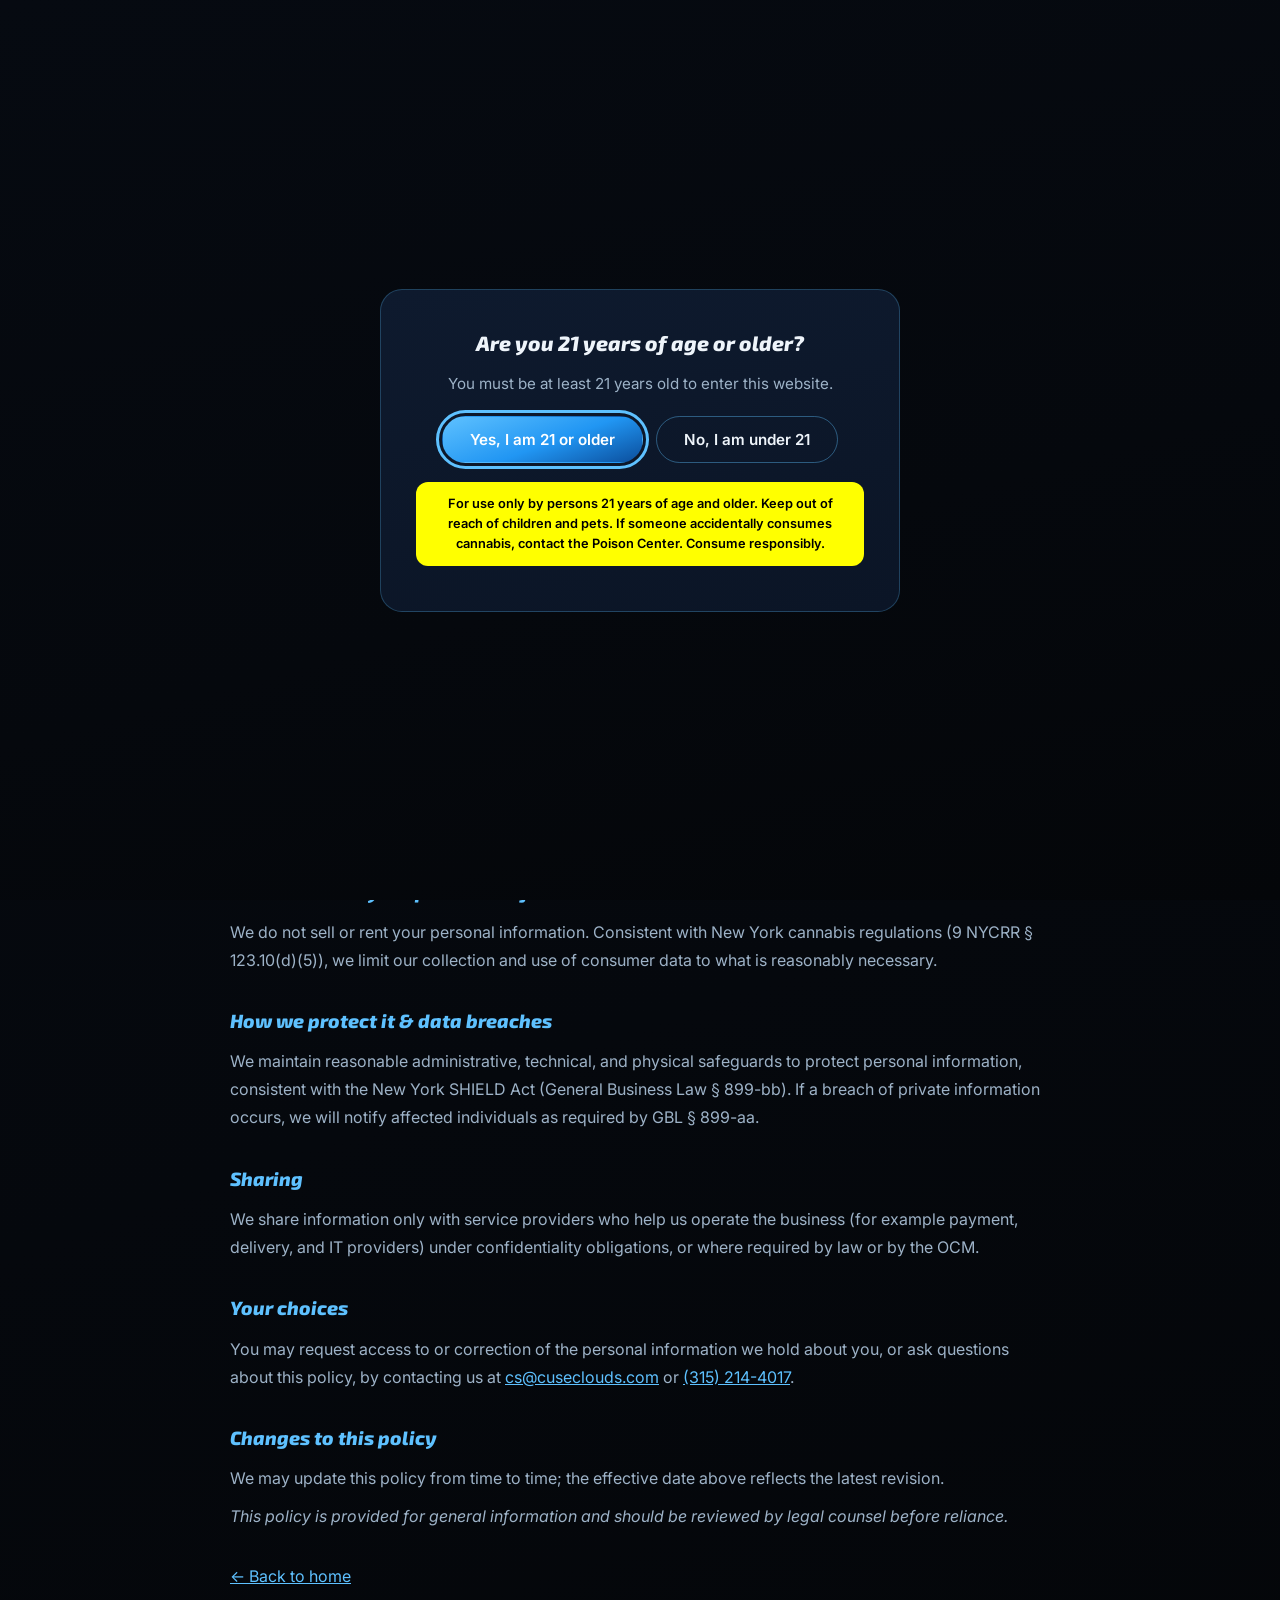
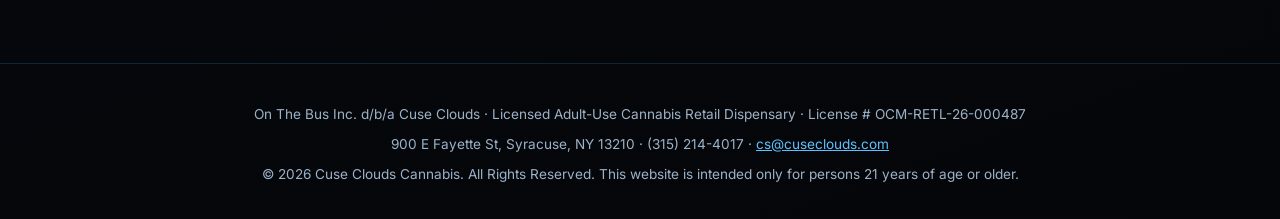
<file: privacy.html>
<!doctype html>
<html lang="en">
<head>
<meta charset="utf-8">
<meta name="viewport" content="width=device-width, initial-scale=1, viewport-fit=cover">
<title>Privacy Policy — Cuse Clouds Cannabis</title>
<meta name="description" content="Privacy Policy for Cuse Clouds Cannabis (On The Bus Inc.), a New York State licensed adult-use cannabis dispensary in Syracuse, NY.">
<meta name="robots" content="index, follow">
<meta name="rating" content="adult">
<link rel="canonical" href="https://cuseclouds.com/privacy.html">
<meta name="theme-color" content="#05080d">
<link rel="icon" type="image/svg+xml" href="assets/favicon.svg">
<link rel="preconnect" href="https://fonts.googleapis.com">
<link rel="preconnect" href="https://fonts.gstatic.com" crossorigin>
<link href="https://fonts.googleapis.com/css2?family=Exo+2:ital,wght@1,800;1,900&family=Inter:wght@400;500;600;700&display=swap" rel="stylesheet">
<style>
  :root{
    --bg:#05080d;--panel:#0b1526;--panel-2:#0e1a2e;--line:rgba(94,193,255,.16);
    --ink:#eef4fa;--ink-mute:#9db2c7;--blue:#2196f3;--blue-light:#5ec1ff;--blue-deep:#0b4e9c;
    --silver:#c9d3dc;--warn-yellow:#FFFF00;
    --font-d:'Exo 2',system-ui,sans-serif;--font-b:'Inter',system-ui,sans-serif;
  }
  *{margin:0;padding:0;box-sizing:border-box}
  body{
    background:
      radial-gradient(55% 38% at 50% 0%, rgba(33,150,243,.10), transparent 70%),
      linear-gradient(160deg,#060a11 0%, var(--bg) 55%, #040609 100%);
    background-color:var(--bg);color:var(--ink);font-family:var(--font-b);line-height:1.75;overflow-x:hidden;
  }
  a{color:var(--blue-light)}
  :focus-visible{outline:3px solid var(--blue-light);outline-offset:3px;border-radius:4px}
  .warning-band{background:var(--warn-yellow);color:#000;border-bottom:3px solid #000;padding:.9rem clamp(1rem,4vw,2.2rem);text-align:center}
  .warning-band p{font-weight:700;font-size:.95rem;line-height:1.55}
  header.site{
    display:flex;align-items:center;justify-content:space-between;gap:1rem;
    padding:.85rem clamp(1rem,4vw,2.2rem);border-bottom:1px solid var(--line);
  }
  .brand{font-family:var(--font-d);font-style:italic;font-weight:800;font-size:1.1rem;color:var(--ink);text-decoration:none}
  .brand .blue{color:var(--blue-light)}
  .lic-chip{font-size:.78rem;color:var(--ink-mute);letter-spacing:.05em;text-align:right}
  main{width:min(820px,92vw);margin:0 auto;padding:3rem 0 4rem}
  h1{font-family:var(--font-d);font-style:italic;font-weight:900;font-size:clamp(1.7rem,4vw,2.4rem);margin-bottom:.4rem}
  .meta{color:var(--ink-mute);font-size:.92rem;margin-bottom:2rem}
  h2{font-family:var(--font-d);font-style:italic;font-weight:800;font-size:1.2rem;color:var(--blue-light);margin:1.9rem 0 .5rem}
  p{color:var(--ink-mute);margin:.6rem 0}
  p strong{color:var(--silver)}
  ul{margin:.6rem 0 .6rem 1.4rem;color:var(--ink-mute)}
  li{margin:.35rem 0}
  footer.site{border-top:1px solid var(--line);padding:2rem clamp(1rem,4vw,2.2rem);text-align:center}
  footer p{color:var(--ink-mute);font-size:.85rem;max-width:56rem;margin:.4rem auto 0}
  #age-gate{
    position:fixed;inset:0;z-index:100;
    background:linear-gradient(165deg,#060a11,#05080d 60%,#040609);
    display:flex;align-items:center;justify-content:center;padding:1.2rem;overflow-y:auto;
  }
  body.gate-closed #age-gate{display:none}
  body.gate-open{overflow:hidden}
  .gate-card{
    width:min(520px,94vw);text-align:center;background:linear-gradient(170deg,var(--panel-2),var(--panel));
    border:1px solid rgba(94,193,255,.25);border-radius:22px;padding:clamp(1.4rem,4vw,2.2rem);margin:auto;
  }
  .gate-card h2{font-size:1.3rem;margin:0 0 .4rem;color:var(--ink)}
  .gate-card .g-sub{color:var(--ink-mute);font-size:.95rem}
  .gate-btns{display:flex;gap:.8rem;justify-content:center;flex-wrap:wrap;margin-top:1.2rem}
  .btn{
    display:inline-flex;align-items:center;padding:.8rem 1.7rem;border-radius:999px;
    font-weight:600;font-size:.95rem;border:1px solid transparent;cursor:pointer;background:none;color:var(--ink);font-family:var(--font-b);
  }
  .btn-blue{background:linear-gradient(160deg,var(--blue-light),var(--blue) 55%,var(--blue-deep));color:#fff}
  .btn-line{border-color:rgba(94,193,255,.4)}
  .gate-warn{background:var(--warn-yellow);color:#000;border-radius:12px;padding:.75rem .9rem;margin-top:1.2rem;font-size:.8rem;font-weight:600;line-height:1.55}
</style>
</head>
<body class="gate-open">

<div id="age-gate" role="dialog" aria-modal="true" aria-labelledby="gate-title">
  <div class="gate-card">
    <h2 id="gate-title">Are you 21 years of age or older?</h2>
    <p class="g-sub">You must be at least 21 years old to enter this website.</p>
    <div class="gate-btns">
      <button class="btn btn-blue" id="gate-yes" type="button">Yes, I am 21 or older</button>
      <button class="btn btn-line" id="gate-no" type="button">No, I am under 21</button>
    </div>
    <p class="gate-warn">For use only by persons 21 years of age and older. Keep out of reach of children and pets. If someone accidentally consumes cannabis, contact the Poison Center. Consume responsibly.</p>
  </div>
</div>

<div class="warning-band" role="region" aria-label="Cannabis consumer warning">
  <p>For use only by persons 21 years of age and older. Keep out of reach of children and pets. If someone accidentally consumes cannabis, contact the Poison Center. Consume responsibly.</p>
</div>

<header class="site">
  <a class="brand" href="index.html">CUSE <span class="blue">CLOUDS</span> CANNABIS</a>
  <p class="lic-chip">License # OCM-RETL-26-000487</p>
</header>

<main>
  <h1>Privacy Policy</h1>
  <p class="meta">Effective date: August 17, 2026</p>

  <p>This Privacy Policy explains how Cuse Clouds Cannabis, operated by On The Bus Inc. ("we", "us", "our"), collects, uses, and protects information when you visit cuseclouds.com or our New York State licensed dispensary at 900 E Fayette St, Syracuse, NY 13210.</p>

  <h2>Information we collect</h2>
  <ul>
    <li><strong>Age verification:</strong> we confirm you are 21 or older before granting access to the site; we do not retain a copy of any ID.</li>
    <li><strong>Information you provide:</strong> your name, contact details, and order information when you contact us or place an order.</li>
    <li><strong>Automatically collected:</strong> basic technical and usage data (such as IP address, browser type, and pages viewed) needed to operate and secure the site.</li>
  </ul>

  <h2>How we use it</h2>
  <p>To verify eligibility, fulfill and support orders, respond to inquiries, meet our record-keeping obligations under New York State Office of Cannabis Management (OCM) rules, and keep the site secure. We do not use your cannabis purchase data to advertise to you off-site.</p>

  <h2>We do not sell your personal information</h2>
  <p>We do not sell or rent your personal information. Consistent with New York cannabis regulations (9 NYCRR § 123.10(d)(5)), we limit our collection and use of consumer data to what is reasonably necessary.</p>

  <h2>How we protect it &amp; data breaches</h2>
  <p>We maintain reasonable administrative, technical, and physical safeguards to protect personal information, consistent with the New York SHIELD Act (General Business Law § 899-bb). If a breach of private information occurs, we will notify affected individuals as required by GBL § 899-aa.</p>

  <h2>Sharing</h2>
  <p>We share information only with service providers who help us operate the business (for example payment, delivery, and IT providers) under confidentiality obligations, or where required by law or by the OCM.</p>

  <h2>Your choices</h2>
  <p>You may request access to or correction of the personal information we hold about you, or ask questions about this policy, by contacting us at <a href="mailto:cs@cuseclouds.com">cs@cuseclouds.com</a> or <a href="tel:+13152144017">(315) 214-4017</a>.</p>

  <h2>Changes to this policy</h2>
  <p>We may update this policy from time to time; the effective date above reflects the latest revision.</p>
  <p><em>This policy is provided for general information and should be reviewed by legal counsel before reliance.</em></p>

  <p style="margin-top:2rem"><a href="index.html">← Back to home</a></p>
</main>

<footer class="site">
  <p>On The Bus Inc. d/b/a Cuse Clouds · Licensed Adult-Use Cannabis Retail Dispensary · License # OCM-RETL-26-000487</p>
  <p>900 E Fayette St, Syracuse, NY 13210 · (315) 214-4017 · <a href="mailto:cs@cuseclouds.com">cs@cuseclouds.com</a></p>
  <p>© <span id="year">2026</span> Cuse Clouds Cannabis. All Rights Reserved. This website is intended only for persons 21 years of age or older.</p>
</footer>

<script>
(function(){
  'use strict';
  var yes=document.getElementById('gate-yes'),no=document.getElementById('gate-no'),body=document.body;
  var ok=false; try{ ok=sessionStorage.getItem('cc_age_verified')==='yes'; }catch(e){}
  function close(){ body.classList.remove('gate-open'); body.classList.add('gate-closed'); }
  if(ok){ close(); } else { yes.focus(); }
  yes.addEventListener('click',function(){ try{ sessionStorage.setItem('cc_age_verified','yes'); }catch(e){} close(); });
  no.addEventListener('click',function(){ window.location.replace('https://www.google.com'); });
  var y=document.getElementById('year'); if(y) y.textContent=String(new Date().getFullYear());
})();
</script>
</body>
</html>
</file>
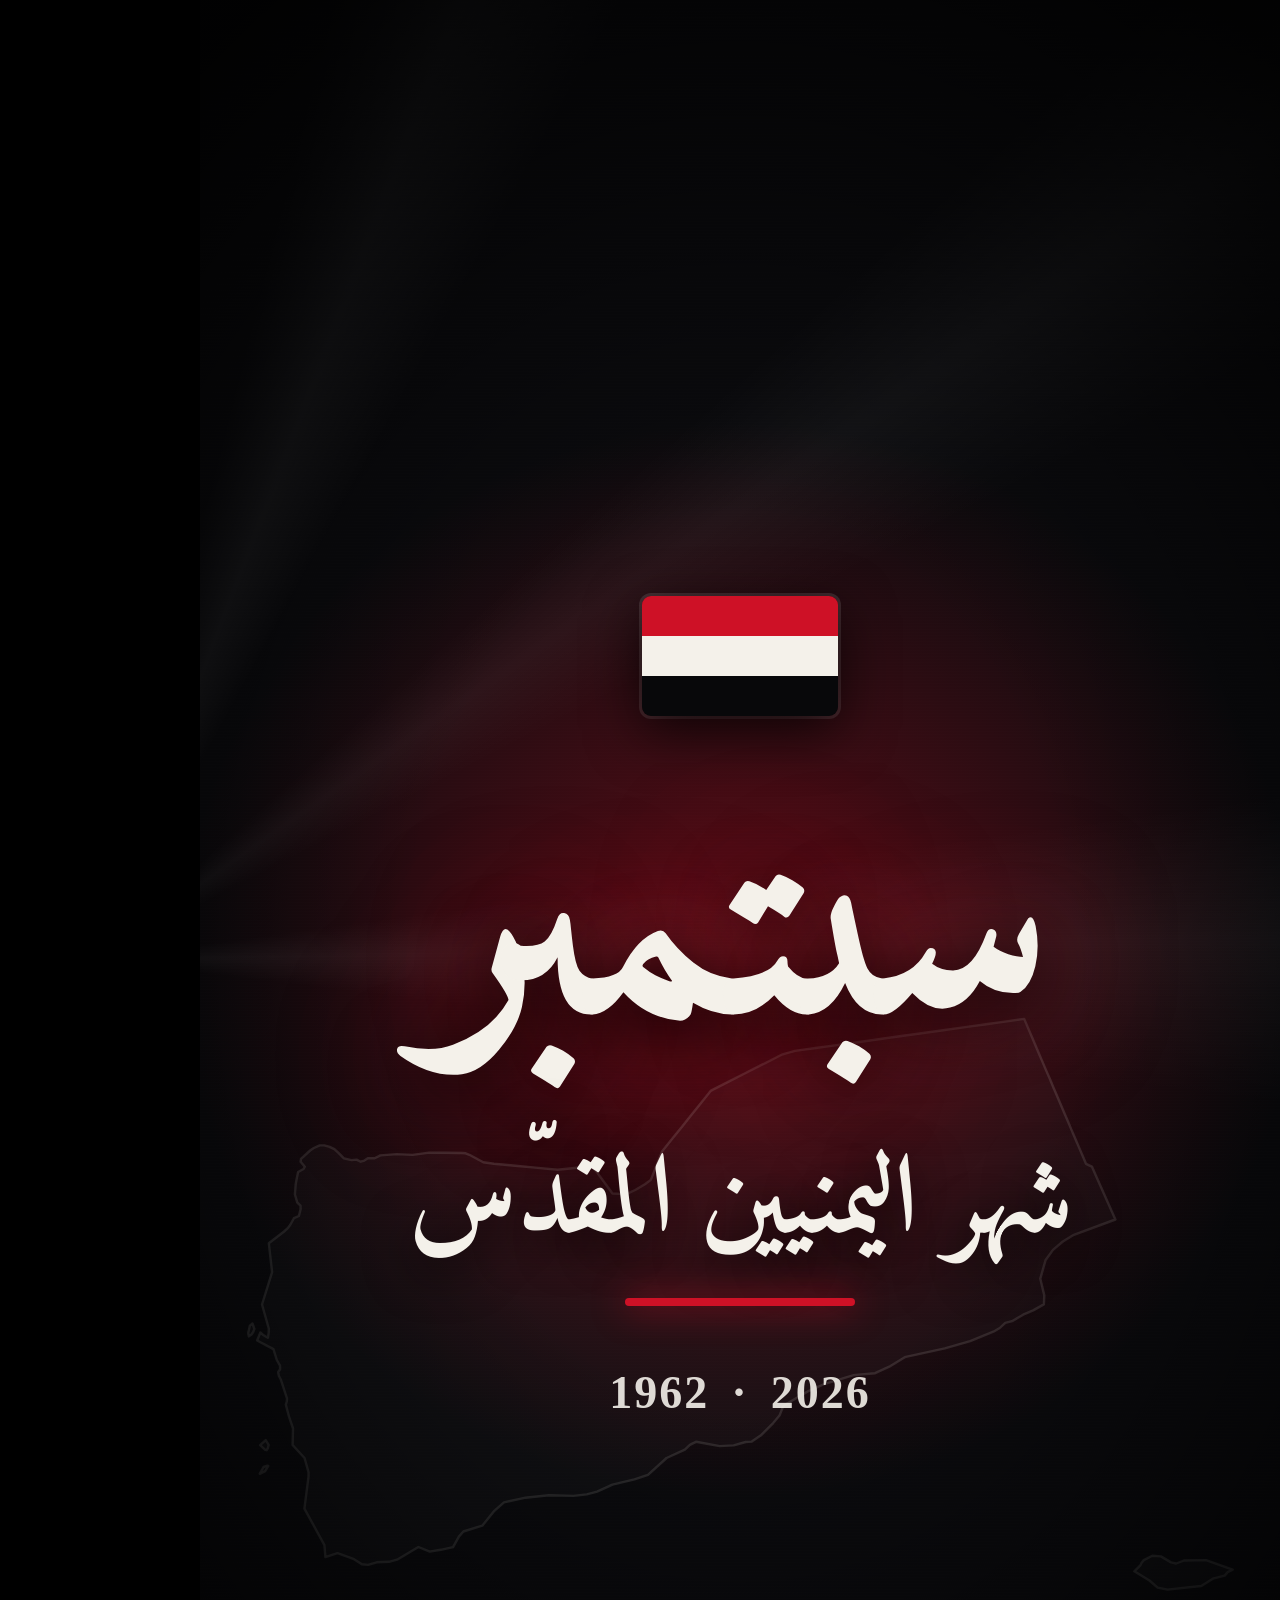
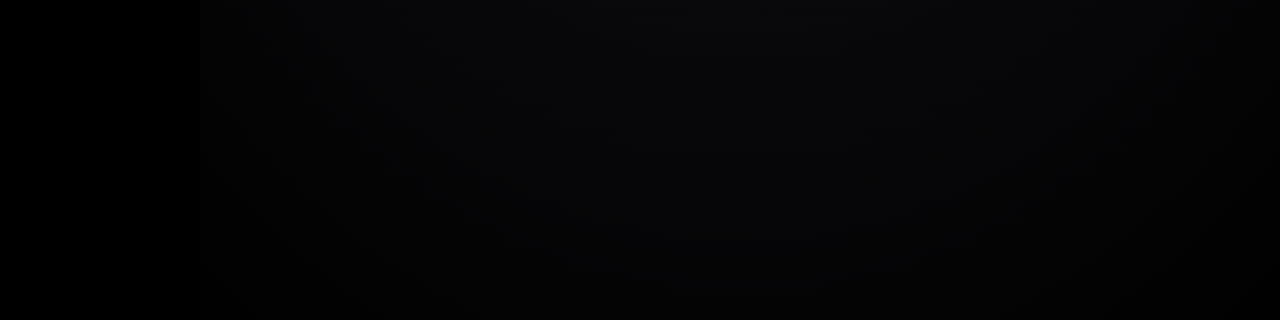
<file: videos/september-revolution/thumbnail.html>
<!DOCTYPE html>
<html lang="ar" dir="rtl">
<head>
<meta charset="utf-8">
<title>غلاف الريلز — سبتمبر شهر اليمنيين المقدّس</title>
<style>
  @font-face{font-family:'Cairo';font-weight:200 1000;src:url(fonts/Cairo-ar.woff2) format('woff2');unicode-range:U+0600-06FF,U+0750-077F,U+FB50-FDFF,U+FE70-FEFC;}
  @font-face{font-family:'Cairo';font-weight:200 1000;src:url(fonts/Cairo-latin.woff2) format('woff2');unicode-range:U+0000-00FF;}
  @font-face{font-family:'Amiri';font-weight:700;src:url(fonts/Amiri-ar-700.woff2) format('woff2');unicode-range:U+0600-06FF,U+0750-077F,U+FB50-FDFF,U+FE70-FEFC;}
  @font-face{font-family:'Amiri';font-weight:400;src:url(fonts/Amiri-latin-400.woff2) format('woff2');unicode-range:U+0000-00FF;}
  :root{--red:#CE1126;--paper:#F4F1EA;}
  html,body{margin:0;padding:0;background:#000;}
  body{width:1080px;height:1920px;overflow:hidden;color:var(--paper);
       font-family:'Cairo',sans-serif;-webkit-font-smoothing:antialiased;}
  #s{position:relative;width:1080px;height:1920px;overflow:hidden;background:#0B0B0E;}
  .abs{position:absolute;inset:0;}
  #glow{background:radial-gradient(ellipse 74% 40% at 50% 50%, rgba(206,17,38,.42) 0%, rgba(206,17,38,0) 70%);}
  #rays{left:-60%;top:-40%;width:220%;height:180%;transform:rotate(14deg);
     background:conic-gradient(from 0deg, transparent 0deg, rgba(255,255,255,.06) 7deg, transparent 15deg,
       transparent 34deg, rgba(255,255,255,.045) 41deg, transparent 49deg,
       transparent 68deg, rgba(255,255,255,.055) 75deg, transparent 83deg);}
  #mapbg{position:absolute;left:0;top:1010px;width:1080px;height:600px;opacity:.30;}
  #mapbg path{fill:rgba(255,255,255,.07);stroke:rgba(244,241,234,.42);stroke-width:2.4;stroke-linejoin:round;}
  #vig{background:radial-gradient(ellipse 80% 60% at 50% 50%, rgba(0,0,0,0) 38%, rgba(0,0,0,.88) 100%);}
  #grain{mix-blend-mode:overlay;opacity:.5;background-image:repeating-linear-gradient(0deg, rgba(255,255,255,.03) 0 1px, transparent 1px 3px);}

  /* flag ribbon */
  #ribbon{position:absolute;left:50%;top:596px;width:196px;height:120px;margin-left:-98px;border-radius:9px;
     overflow:hidden;box-shadow:0 16px 54px rgba(0,0,0,.75), 0 0 0 3px rgba(255,255,255,.12);}
  #ribbon div{height:33.34%}
  #ribbon .r{background:var(--red)} #ribbon .w{background:var(--paper)} #ribbon .b{background:#08080A}

  .c{position:absolute;left:56px;right:56px;text-align:center;}
  #big{top:768px;font-family:'Amiri',serif;font-weight:700;font-size:300px;line-height:.94;
     letter-spacing:2px;text-shadow:0 14px 70px rgba(0,0,0,.95), 0 0 130px rgba(206,17,38,.5);}
  #sub{top:1128px;font-family:'Amiri',serif;font-weight:700;font-size:110px;line-height:1.2;
     text-shadow:0 10px 50px rgba(0,0,0,.95);}
  #rule{position:absolute;left:50%;top:1298px;width:230px;height:8px;margin-left:-115px;
     background:var(--red);border-radius:4px;box-shadow:0 0 34px rgba(206,17,38,.85);}
  #tag{top:1348px;font-family:'Cairo';font-weight:900;font-size:46px;letter-spacing:2px;color:rgba(244,241,234,.9);}
</style>
</head>
<body>
<div id="s">
  <div id="rays" class="abs"></div>
  <div id="glow" class="abs"></div>
  <svg id="mapbg" width="1080" height="600" viewBox="0 0 1080 600"></svg>
  <div id="grain" class="abs"></div>
  <div id="vig" class="abs"></div>

  <div id="ribbon"><div class="r"></div><div class="w"></div><div class="b"></div></div>
  <div id="big" class="c">سبتمبر</div>
  <div id="sub" class="c">شهر اليمنيين المقدّس</div>
  <div id="rule"></div>
  <div id="tag" class="c" dir="ltr">1962 &nbsp;·&nbsp; 2026</div>
</div>
<script>
const MAP = {"w": 1000, "h": 589.8, "paths": ["M915.4 209.5 L873.9 224.8 L862.9 231.5 L853.0 239.9 L845.5 250.3 L840.3 268.7 L844.3 285.4 L843.9 294.4 L833.2 300.4 L823.2 304.7 L812.1 311.2 L805.3 312.8 L799.8 318.0 L793.4 321.7 L770.2 331.1 L744.9 338.4 L704.8 347.2 L689.3 356.7 L675.1 363.2 L653.7 365.1 L624.2 374.2 L607.9 381.4 L587.6 393.2 L583.0 396.9 L579.5 405.6 L573.2 413.1 L561.0 425.3 L551.8 431.6 L545.7 432.0 L533.7 435.4 L519.7 436.1 L496.0 431.8 L489.9 434.8 L484.9 439.6 L466.6 448.0 L448.0 464.8 L434.5 469.3 L412.5 474.6 L397.1 481.6 L386.8 484.4 L373.5 485.9 L348.9 485.2 L325.6 487.7 L304.0 492.4 L293.8 501.4 L282.3 515.7 L263.4 521.5 L258.9 526.6 L253.1 537.1 L240.8 539.8 L229.7 541.6 L218.4 537.0 L197.1 549.7 L189.0 551.8 L176.8 552.3 L168.1 554.9 L161.8 554.2 L154.0 549.2 L137.5 543.2 L125.4 547.1 L124.4 535.1 L104.4 498.6 L108.5 466.7 L108.5 462.2 L104.5 448.0 L92.6 435.0 L93.0 418.5 L89.0 406.7 L85.8 394.6 L86.8 391.4 L87.0 388.5 L80.9 369.8 L78.9 366.0 L78.1 362.1 L80.1 359.2 L80.0 355.7 L76.8 350.0 L73.4 339.1 L57.1 330.5 L60.4 322.5 L63.6 325.3 L67.9 327.7 L68.7 322.6 L68.8 318.7 L62.0 294.5 L72.1 262.2 L68.8 233.2 L84.1 221.5 L88.0 217.9 L90.3 214.8 L93.9 208.2 L98.9 206.0 L100.6 199.1 L100.5 195.6 L97.3 192.6 L94.9 184.5 L95.7 174.2 L96.5 169.8 L98.1 162.0 L103.5 159.0 L104.8 156.7 L100.6 151.7 L101.0 148.8 L110.1 140.5 L113.8 138.0 L119.7 135.4 L124.3 135.4 L129.7 136.9 L134.4 139.2 L139.0 143.4 L143.9 148.3 L151.5 150.1 L156.6 149.6 L160.7 151.7 L164.3 150.6 L168.2 148.1 L174.6 148.3 L180.4 145.4 L196.8 144.1 L212.6 144.9 L229.0 142.6 L245.5 142.8 L262.1 143.0 L265.7 143.3 L269.4 144.8 L283.3 152.2 L293.9 153.7 L315.3 155.7 L338.0 157.9 L357.7 159.7 L374.4 158.0 L388.3 156.5 L392.1 156.8 L396.3 161.4 L404.6 172.7 L412.5 183.5 L426.3 184.1 L435.2 180.0 L444.9 174.3 L450.8 169.9 L457.7 152.5 L462.2 141.2 L472.4 128.5 L481.0 117.9 L492.3 103.8 L498.6 96.0 L511.0 80.6 L522.8 74.6 L545.6 63.0 L568.0 51.7 L582.6 44.3 L594.9 40.9 L615.7 38.0 L640.2 34.6 L664.6 31.2 L690.6 27.5 L719.7 23.5 L739.6 20.7 L765.0 17.1 L786.1 14.2 L804.9 11.6 L824.2 8.9 L827.8 17.4 L831.5 26.0 L835.1 34.5 L838.7 43.0 L842.4 51.6 L846.0 60.1 L849.7 68.6 L853.3 77.2 L857.0 85.7 L860.6 94.3 L864.2 102.8 L867.9 111.3 L871.5 119.9 L875.2 128.4 L878.8 136.9 L882.5 145.5 L886.0 153.8 L891.9 156.6 L895.4 164.5 L900.4 175.7 L905.4 187.0 L910.4 198.3 L915.4 209.5 Z", "M51.5 324.5 L48.9 326.4 L48.2 323.1 L49.9 315.6 L52.5 313.5 L54.4 319.0 L53.2 322.0 L51.5 324.5 Z", "M65.2 461.2 L59.7 463.8 L63.5 457.0 L67.3 455.6 L68.3 455.9 L65.2 461.2 Z", "M67.8 438.4 L66.7 440.2 L65.2 439.8 L60.1 435.2 L65.7 430.1 L68.7 434.9 L67.8 438.4 Z", "M971.1 552.4 L976.2 553.5 L983.9 550.5 L1006.0 550.1 L1032.7 559.6 L1027.7 562.1 L1024.7 565.6 L1012.9 568.7 L1001.3 576.0 L967.5 579.6 L957.6 577.6 L949.4 570.5 L934.3 561.3 L940.3 555.4 L941.6 552.7 L943.8 550.1 L952.3 545.7 L960.9 546.4 L971.1 552.4 Z"], "pts": {"صنعاء": [183.3, 318.9], "الحزم": [231.5, 250.9], "اللبنات": [241.6, 251.3], "تعز": [169.4, 471.9], "الكدحة": [144.5, 474.4], "الحديدة": [81.5, 367.7], "حيس": [124.8, 437.6], "المخا": [105.8, 494.0], "مأرب": [276.7, 310.3], "البيضاء": [296.5, 437.3], "عدن": [251.4, 539.7]}};
document.getElementById('mapbg').innerHTML = MAP.paths.map(d=>`<path d="${d}"/>`).join('');
</script>
</body>
</html>
</file>
